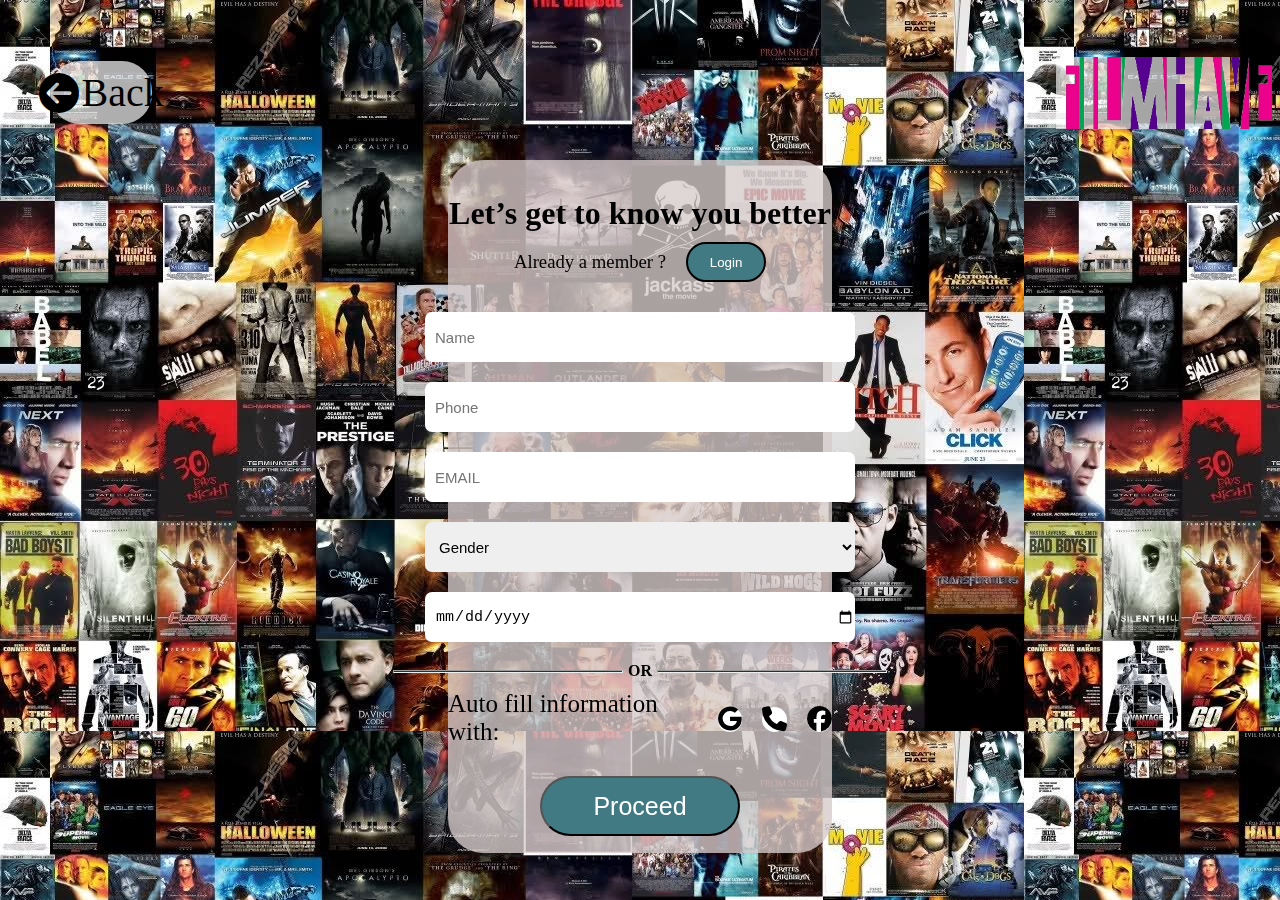
<file: prompt001/index.html>
<!-- Prompt #001: Create a sign up page, modal, form, or app screen related to signing up for something.
 It could be for a volunteer event, contest registration, a giveaway, or anything you can image. -->

<!DOCTYPE html>
<html lang="en">
  <head>
    <meta charset="UTF-8" />
    <meta name="viewport" content="width=device-width, initial-scale=1.0" />
    <title>Document</title>
    <link rel="stylesheet" href="style.css" />
    <link
      rel="stylesheet"
      href="https://cdnjs.cloudflare.com/ajax/libs/font-awesome/6.6.0/css/all.min.css"
    />
  </head>
  <body>
    <div class="registration">
      <nav class="navupper">
        <nav class="navleft">
          <i class="fa-solid fa-circle-arrow-left"></i>
          <h1>Back</h1>
        </nav>
        <nav class="navright">
          <img src="name.png" alt="" />
        </nav>
      </nav>
      <div class="down">
        <div class="box">
          <h1>Let’s get to know you better</h1>
           <div class="member">
            <h3>Already a member ?   </h3>
            <button>Login</button>
           </div>
           <div class="form">
            <input type="text" placeholder="Name">
            <input type="number" placeholder="Phone">
            <input type="email" placeholder="EMAIL">
            <select>
                <option value="" selected>Gender</option> 
                <option value="">Male</option>
                <option value="">Transgender</option>
                <option value="">Female</option>
            </select>
            <input type="date" placeholder="dd-mm-yyyy"  >
           </div>
           <div class="line">
            <hr>
            <h4>OR</h4>
            <hr>
           </div>
           <div class="logo">
            <h3>Auto fill information with: </h3>
            <i class="fa-brands fa-google"></i>
            <i class="fa-solid fa-phone"></i>
            <i class="fa-brands fa-facebook"></i>
           </div>
           
           <button>Proceed</button>
        </div>
       </div>
      </div>
    </div>
  </body>
</html>
</file>
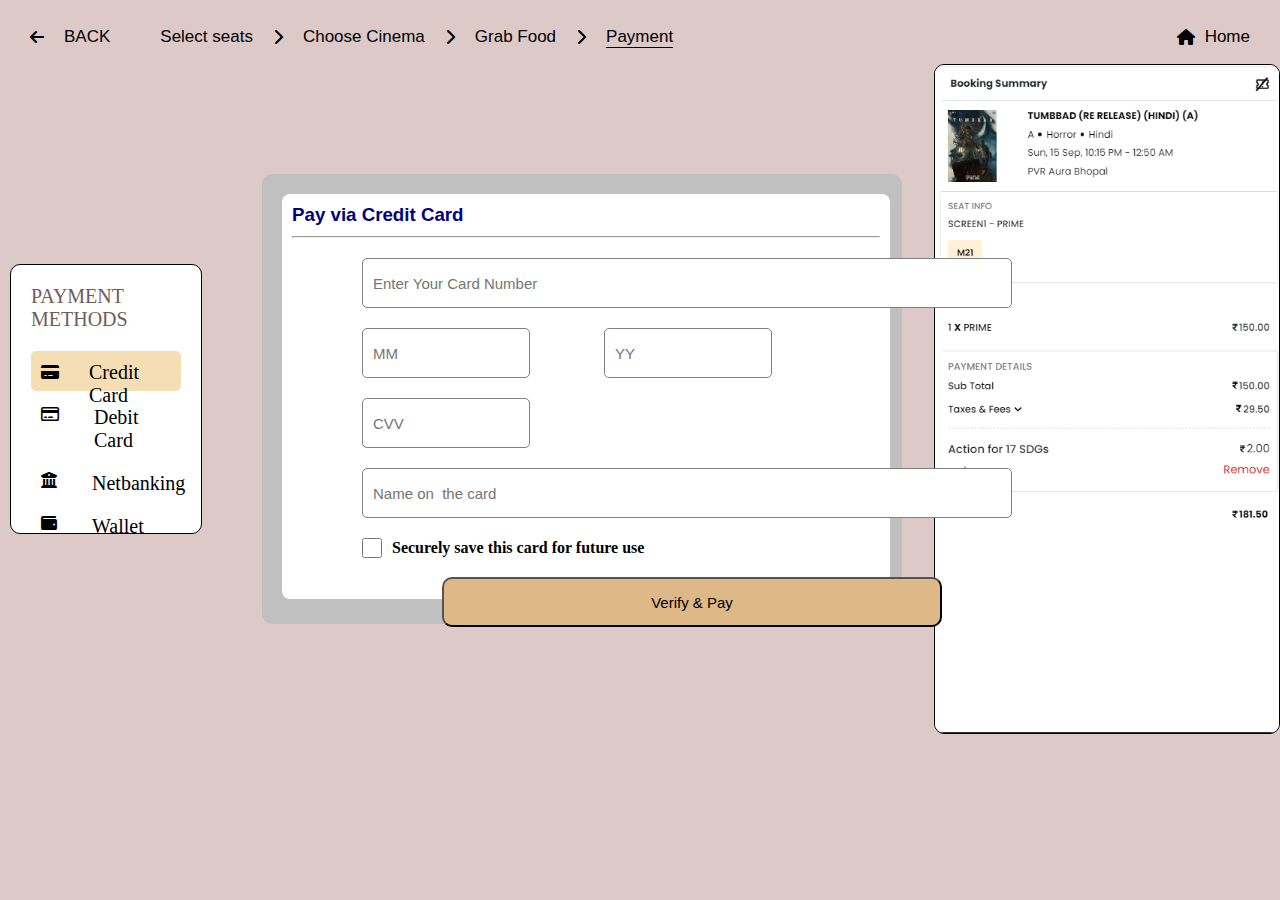
<file: prompt002/index.html>
<!-- //#002 Prompt: Credit Card Checkout
//Design a credit card checkout form or page. Don't forget the important elements such as the numbers, dates, security numbers, etc. -->

<!DOCTYPE html>
<html lang="en">
  <head>
    <meta charset="UTF-8" />
    <meta name="viewport" content="width=device-width, initial-scale=1.0" />
    <title>Document</title>
    <link rel="stylesheet" href="style.css" />
    <link
      rel="stylesheet"
      href="https://cdnjs.cloudflare.com/ajax/libs/font-awesome/6.6.0/css/all.min.css"
    />
  </head>
  <body>
    <main>
      <nav class="upper">
        <nav class="leftnav">
          <nav class="back">
            <i class="fa-solid fa-arrow-left"></i>
            <h5>BACK</h5>
          </nav>

          <ul>
            <li><a href="">Select seats</a></li>
            <i class="fa-solid fa-chevron-right"></i>
            <li><a href="">Choose Cinema</a></li>
            <i class="fa-solid fa-chevron-right"></i>
            <li><a href="">Grab Food</a></li>
            <i class="fa-solid fa-chevron-right"></i>
            <li class="Payment"><a href="">Payment</a></li>
          </ul>
        </nav>
        <nav class="rightnav">
          <i class="fa-solid fa-house"></i>
          <a href="">Home</a>
        </nav>
      </nav>

      <div class="bottom">
        <div class="left">
          <h1>PAYMENT METHODS</h1>
          <div class="card">
            <div class="cc">
              <i class="fa-solid fa-credit-card"></i>
              <h6>Credit Card</h6>
            </div>
            <div class="dc">
              <i class="fa-regular fa-credit-card"></i>
              <h6>Debit Card</h6>
            </div>
            <div class="nb">
              <i class="fa-solid fa-building-columns"></i>
              <h6>Netbanking</h6>
            </div>
            <div class="w">
              <i class="fa-solid fa-wallet"></i>
              <h6>Wallet</h6>
            </div>
          </div>
        </div>
        <div class="center">
          <div class="top">
            <div class="cardno">
              <nav>
                <h3>Pay via Credit Card</h3>
              </nav>
              <hr />
              <form action="">
                <input type="number" placeholder="Enter Your Card Number" />
                <div class="myc">
                  <form action="">
                    <input type="num" placeholder="MM" />
                    <input type="num" placeholder="YY" />
                    <input type="num" placeholder="CVV" />
                  </form>
                </div>
                <input type="text" placeholder="Name on  the card" />
                <div class="check">
                  <input type="checkbox" /><h4>Securely save this card for future use</h4>
                </div>
              </form>
              <button>Verify & Pay</button>
            </div>
          </div>
        </div>
        <div class="right">
            <img src="Screenshot 2024-09-15 213347.png" alt="">
        </div>
      </div>
    </main>
  </body>
</html>
</file>
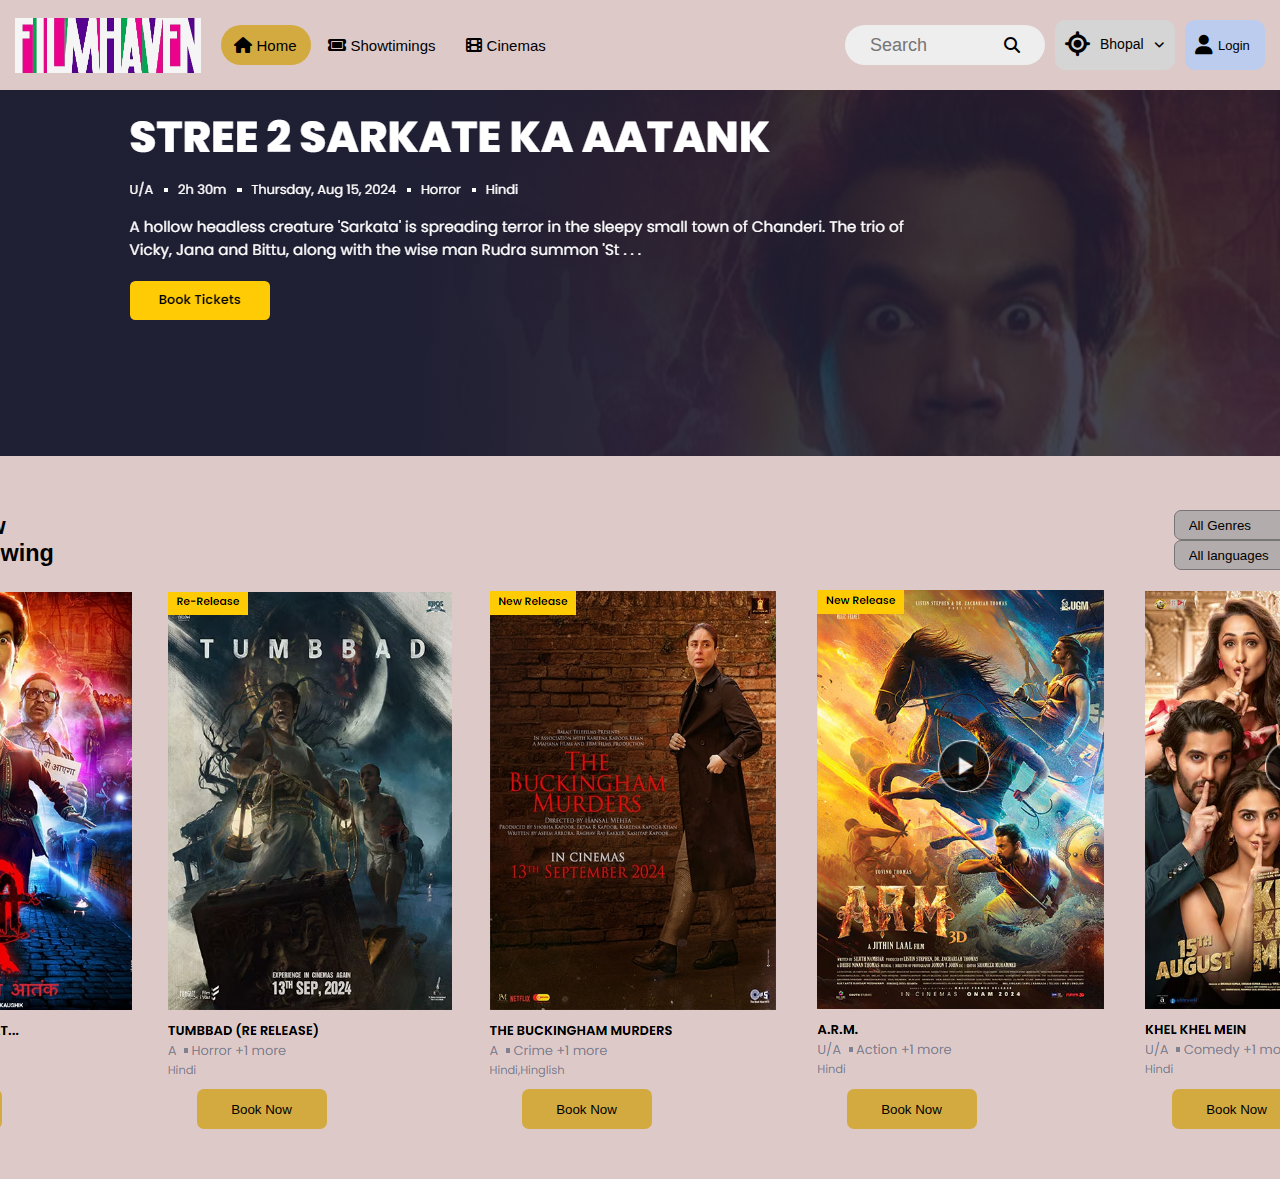
<file: Prompt003/index.html>
<!DOCTYPE html>
<html lang="en">
  <head>
    <meta charset="UTF-8" />
    <meta name="viewport" content="width=device-width, initial-scale=1.0" />
    <title>Flimhaven</title>
    <link rel="stylesheet" href="style.css" />
    <link
      rel="stylesheet"
      href="https://cdnjs.cloudflare.com/ajax/libs/font-awesome/6.6.0/css/all.min.css"
    />
  </head>

  <body>
    <div class="page1">
      <nav class="navtop">
        <nav class="navleft">
          <img src="name.png" alt="" />
          <div class="home">
            <i class="fa-solid fa-house"></i>
            <h3>Home</h3>
          </div>
          <div class="show">
            <i class="fa-solid fa-ticket"></i>
            <h3>Showtimings</h3>
          </div>
          <div class="cinemas">
            <i class="fa-solid fa-film"></i>
            <h3>Cinemas</h3>
          </div>
        </nav>
        <nav class="navright">
          <div class="search">
            <input type="text" placeholder="Search" />
            <i class="fa-solid fa-magnifying-glass"></i>
          </div>
          <div class="locationtop">
            <i class="fa-solid fa-location-crosshairs"></i>
            <h4>Bhopal</h4>
            <i class="fa-solid fa-angle-down"></i>
          </div>
          <div class="logintop">
            <i class="fa-solid fa-user"></i>
            <h4>Login</h4>
          </div>
        </nav>
      </nav>
      <div class="slider">
        <div class="slider-inside">
          <img src="Screenshot 2024-09-16 233222.png" alt="" />
        </div>
        <div class="slider-inside">
          <img src="Screenshot 2024-09-16 233236.png" alt="" />
        </div>
      </div>
      <div class="now">
        <div class="latest">
          <div class="left">
            <h3>Now Showing</h3>
          </div>
          <div class="right">
            <select>
              <option selected>All Genres</option>
              <option>Drama</option>
              <option>Crime</option>
              <option>Horror</option>
              <option>Action</option>
              <option>Comedy</option>
            </select>

            <select>
              <option value="" selected>All languages</option>
              <option value="">Hindi</option>
              <option value="">English</option>
            </select>
          </div>
        </div>
        <div class="movie">
          <div class="img">
            <img src="Screenshot 2024-09-17 204529.png" alt="" />
            <img src="Screenshot 2024-09-17 204544.png" alt="" />
            <img src="Screenshot 2024-09-17 204625.png" alt="" />
            <img src="Screenshot 2024-09-17 204633.png" alt="" />
            <img src="Screenshot 2024-09-17 204643.png" alt="" />
          </div>
          <div class="button">
            <button>Book Now</button>
            <button>Book Now</button>
            <button>Book Now</button>
            <button>Book Now</button>
            <button>Book Now</button>
          </div>
        </div>
      </div>
    </div>
  </body>
</html>
</file>
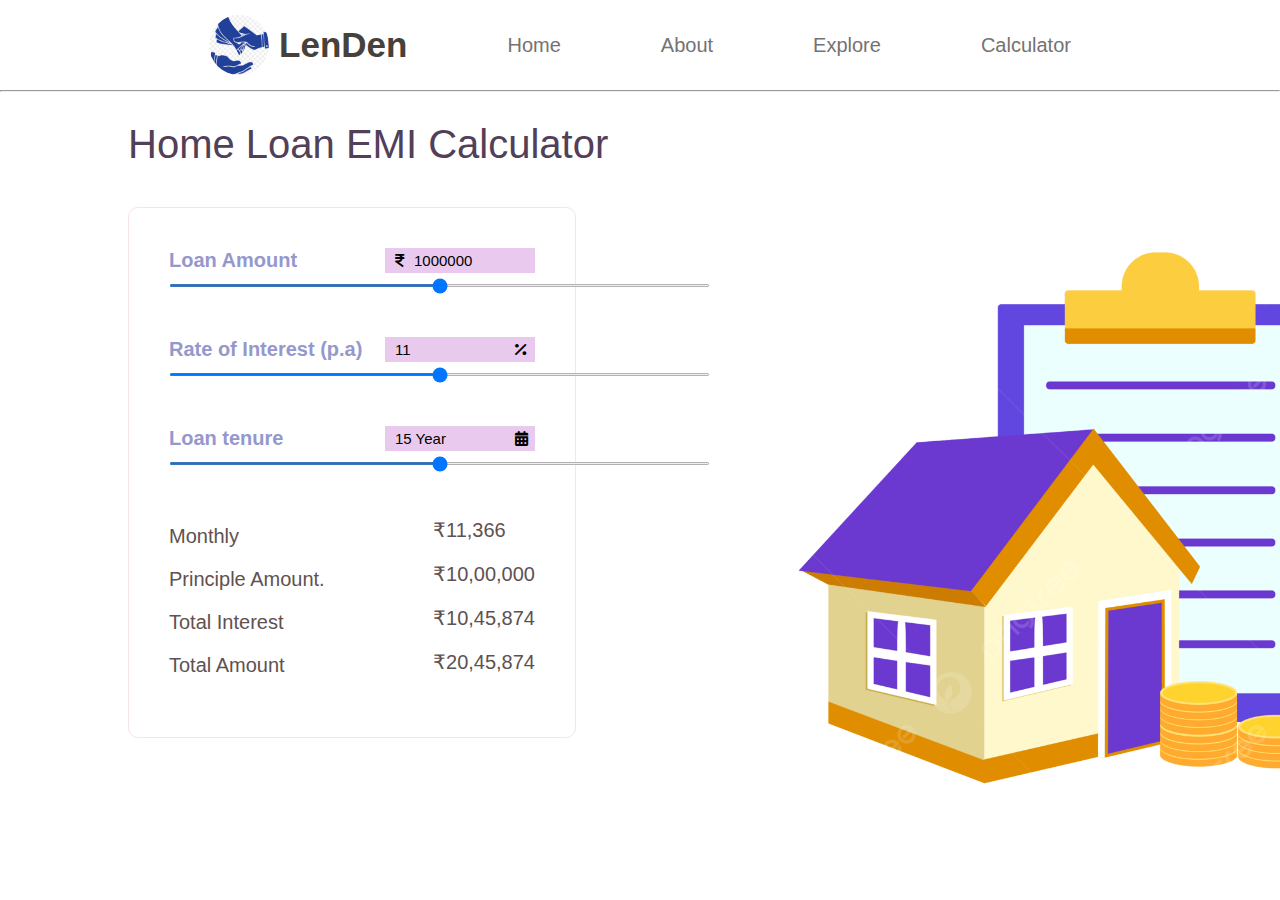
<file: prompt004/index.html>
<!-- #004Prompt: Calculation 

Design a calculation element or interface. Is it a standard calculator, a scientific one, or specialty calculator for 
something such as a home mortgage or auto loan? Is it to forecast a calculation such as for a credit score? Is it for a phone, a tablet, a web app? -->

<!DOCTYPE html>
<html lang="en">
  <head>
    <meta charset="UTF-8" />
    <meta name="viewport" content="width=device-width, initial-scale=1.0" />
    <title>Document</title>
    <link rel="stylesheet" href="style.css" />
    <link
      rel="stylesheet"
      href="https://cdnjs.cloudflare.com/ajax/libs/font-awesome/6.6.0/css/all.min.css"
    />
  </head>
  <body>
    <div class="page1">
      <nav>
        <div class="logo">
          <img src="logo.png" alt="" />
          <h3>LenDen</h3>
        </div>
        <h4>Home</h4>
        <h4>About</h4>
        <h4>Explore</h4>
        <h4>Calculator</h4>
      </nav>
      <hr />
      <div class="content">
        <h1>Home Loan EMI Calculator</h1>
        <div class="main">
          <div class="range">
            <div class="amt">
              <div class="paisa">
                <h1>Loan Amount</h1>
                <div class="money">
                  <i class="fa-solid fa-indian-rupee-sign"></i>
                  <input type="number" placeholder="1000000" />
                </div>
              </div>
              <div class="aage">
                <input type="range" />
              </div>
            </div>
            <div class="rate">
              <div class="paisa">
                <h1>Rate of Interest (p.a)</h1>
                <div class="money">
                  <input type="number" placeholder="11 " />
                  <i class="fa-solid fa-percent"></i>
                </div>
              </div>
             <div class="aage">
                <input type="range" />
              </div>
            </div>
            <div class="loan">
                <div class="paisa">
                    <h1>Loan tenure</h1>
                    <div class="money">
                      <input type="num" placeholder="15 Year" />
                      <i class="fa-solid fa-calendar-days"></i>
                    </div>
                  </div>
                 <div class="aage">
                    <input type="range" />
                  </div>
            </div>
            <div class="all">
                <div class="things">
                    <h3>Monthly</h3>
                    <h3>Principle Amount.</h3>
                    <h3>Total Interest</h3>
                    <h3>Total Amount</h3>
                </div>
                <div class="number">
                    <h3>₹11,366</h3>
                    <h3>₹10,00,000</h3>
                    <h3>₹10,45,874</h3>
                    <h3>₹20,45,874</h3>
                </div>
            </div>
          </div>
          <div class="img">
            <img src="img.png" alt="" />
          </div>
        </div>
      </div>
    </div>
  </body>
</html>
</file>
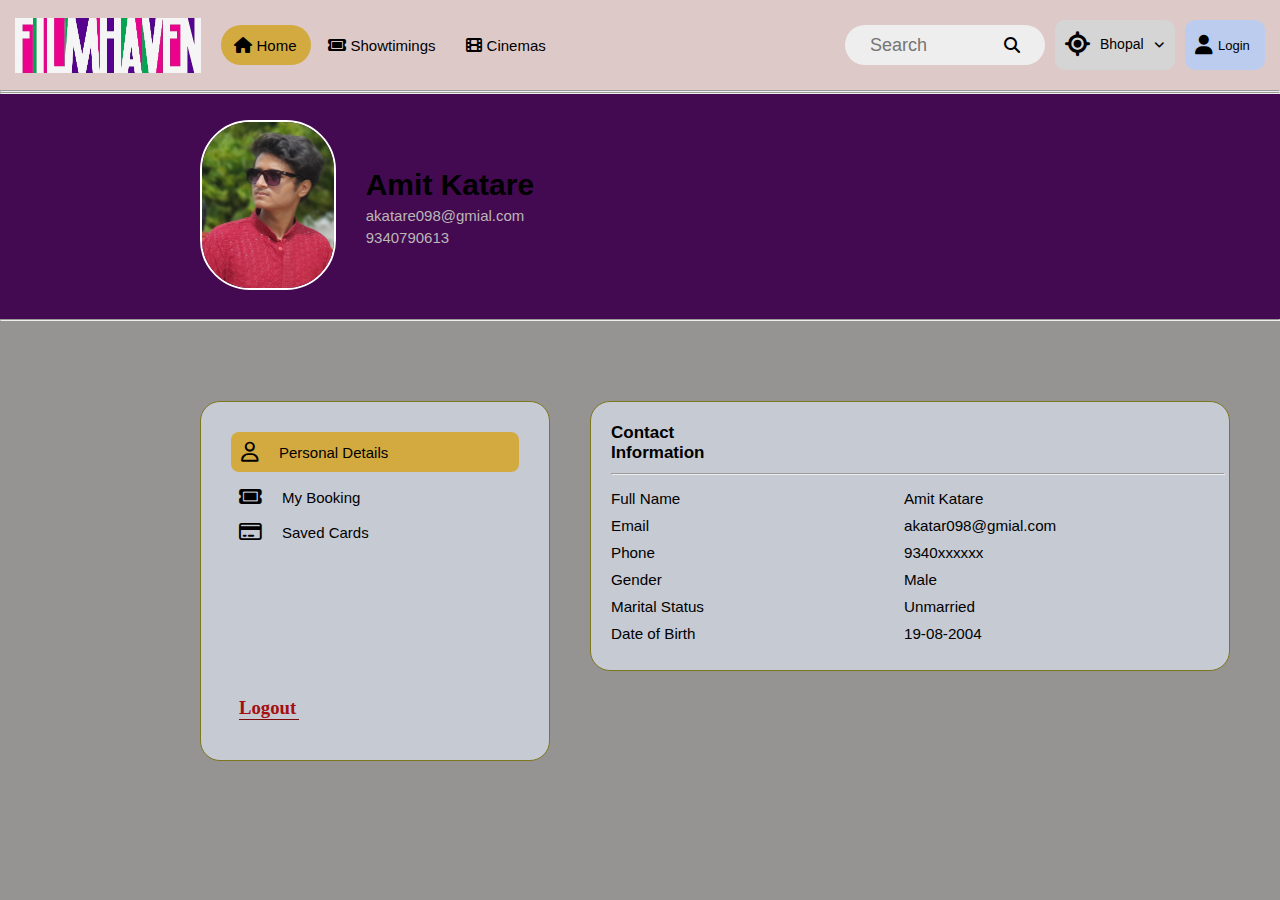
<file: prompt005/index.html>
<!-- 05Prompt: User Profile

Design a user profile and be mindful of the most 
important data, names, imagery, placement, etc. Is it for a serious profile? A social profile? (It's up to you!) -->

<!DOCTYPE html>
<html lang="en">
  <head>
    <meta charset="UTF-8" />
    <meta name="viewport" content="width=device-width, initial-scale=1.0" />
    <title>Document</title>
    <link rel="stylesheet" href="style.css" />
    <link
      rel="stylesheet"
      href="https://cdnjs.cloudflare.com/ajax/libs/font-awesome/6.6.0/css/all.min.css"
    />
  </head>
  <body>
    <div class="accountpage">
      <nav class="navtop">
        <nav class="navleft">
          <img src="name.png" alt="" />
          <div class="home">
            <i class="fa-solid fa-house"></i>
            <h3>Home</h3>
          </div>
          <div class="show">
            <i class="fa-solid fa-ticket"></i>
            <h3>Showtimings</h3>
          </div>
          <div class="cinemas">
            <i class="fa-solid fa-film"></i>
            <h3>Cinemas</h3>
          </div>
        </nav>
        <nav class="navright">
          <div class="search">
            <input type="text" placeholder="Search" />
            <i class="fa-solid fa-magnifying-glass"></i>
          </div>
          <div class="locationtop">
            <i class="fa-solid fa-location-crosshairs"></i>
            <h4>Bhopal</h4>
            <i class="fa-solid fa-angle-down"></i>
          </div>
          <div class="logintop">
            <i class="fa-solid fa-user"></i>
            <h4>Login</h4>
          </div>
        </nav>
      </nav>
      <hr />
      <hr />
      <div class="profil">
        <div class="left">
          <img src="amit.jpg" alt="" />
        </div>
        <div class="right">
          <h1>Amit Katare</h1>
          <h4>akatare098@gmial.com</h4>
          <h4>9340790613</h4>
        </div>
      </div>
      <hr />
      <div class="details">
        <div class="all">
          <div class="personal">
            <i class="fa-regular fa-user"></i>
            <h1>Personal Details</h1>
          </div>
          <div class="booking">
            <i class="fa-solid fa-ticket"></i>
            <h1>My Booking</h1>
          </div>
          <div class="card">
            <i class="fa-regular fa-credit-card"></i>
            <h1>Saved Cards</h1>
          </div>
          <h3>Logout</h3>
        </div>
        <div class="information">
          <div class="heading">
            <h1>Contact Information</h1>
            <h2>Edit Details</h2>
          </div>
          <hr />
          <div class="name">
            <div class="ask">
              <h3>Full Name</h3>
              <h3>Email</h3>
              <h3>Phone</h3>
              <h3>Gender</h3>
              <h3>Marital Status</h3>
              <h3>Date of Birth</h3>
            </div>
            <div class="given">
              <h3>Amit Katare</h3>
              <h3>akatar098@gmial.com</h3>
              <h3>9340xxxxxx</h3>
              <h3>Male</h3>
              <h3>Unmarried</h3>
              <h3>19-08-2004</h3>
            </div>
          </div>
        </div>
      </div>
    </div>
  </body>
</html>
</file>
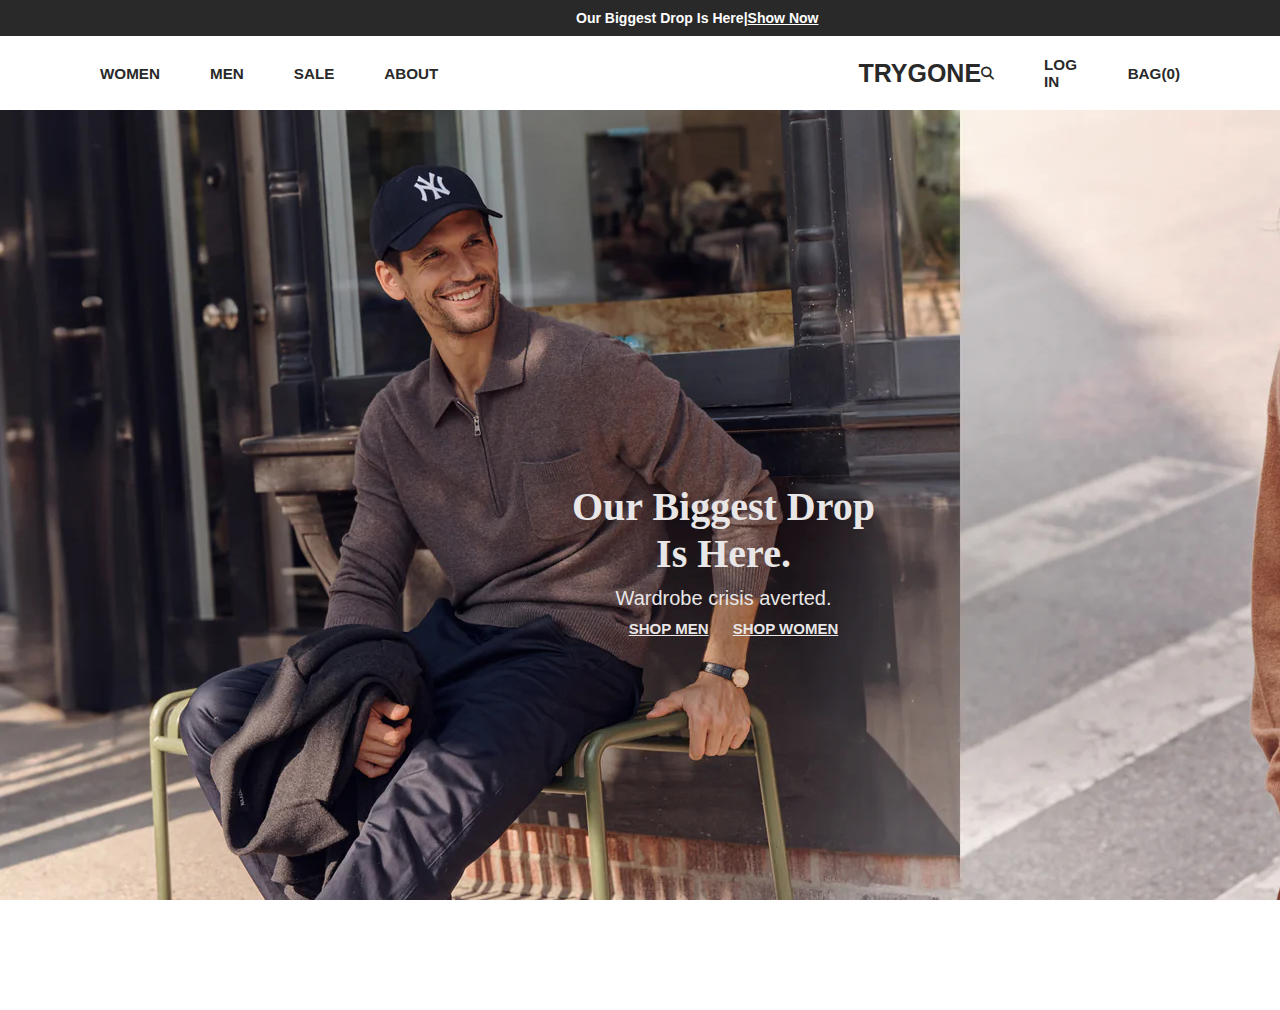
<file: prompt007/index.html>
<!-- #07Prompt: Design a page explaining the branding strategy for a new clothing line. -->

<!DOCTYPE html>
<html lang="en">
<head>
    <meta charset="UTF-8">
    <meta name="viewport" content="width=device-width, initial-scale=1.0">
    <title>Trygone clothing</title>
    <link rel="stylesheet" href="style.css">
    <link rel="stylesheet"href="https://cdnjs.cloudflare.com/ajax/libs/font-awesome/6.6.0/css/all.min.css"/>
</head>
<body>
    <div class="page">
        <nav class="nav1">
            <h3>Our Biggest Drop Is Here|<u>Show Now</u></h3>
        </nav>
        <nav class="nav2">
            <div class="left">
                <h3>WOMEN</h3>
                <h3>MEN</h3>
                <h3>SALE</h3>
                <h3>ABOUT</h3>
                <h2>TRYGONE</h2>
            </div>
            <div class="right">
                <i class="fa-solid fa-magnifying-glass"></i>
                <h3>LOG IN</h3>
                <h3>BAG(0)</h3>
            </div>
        </nav>
        <div class="content">
            <h1>Our Biggest Drop</h1>
            <h1>Is Here.</h1>
            <h3>Wardrobe crisis averted.</h3>
            <h4><u>SHOP MEN</u>  <u>SHOP WOMEN</u></h4>
        </div>
    </div>
</body>
</html>
</file>
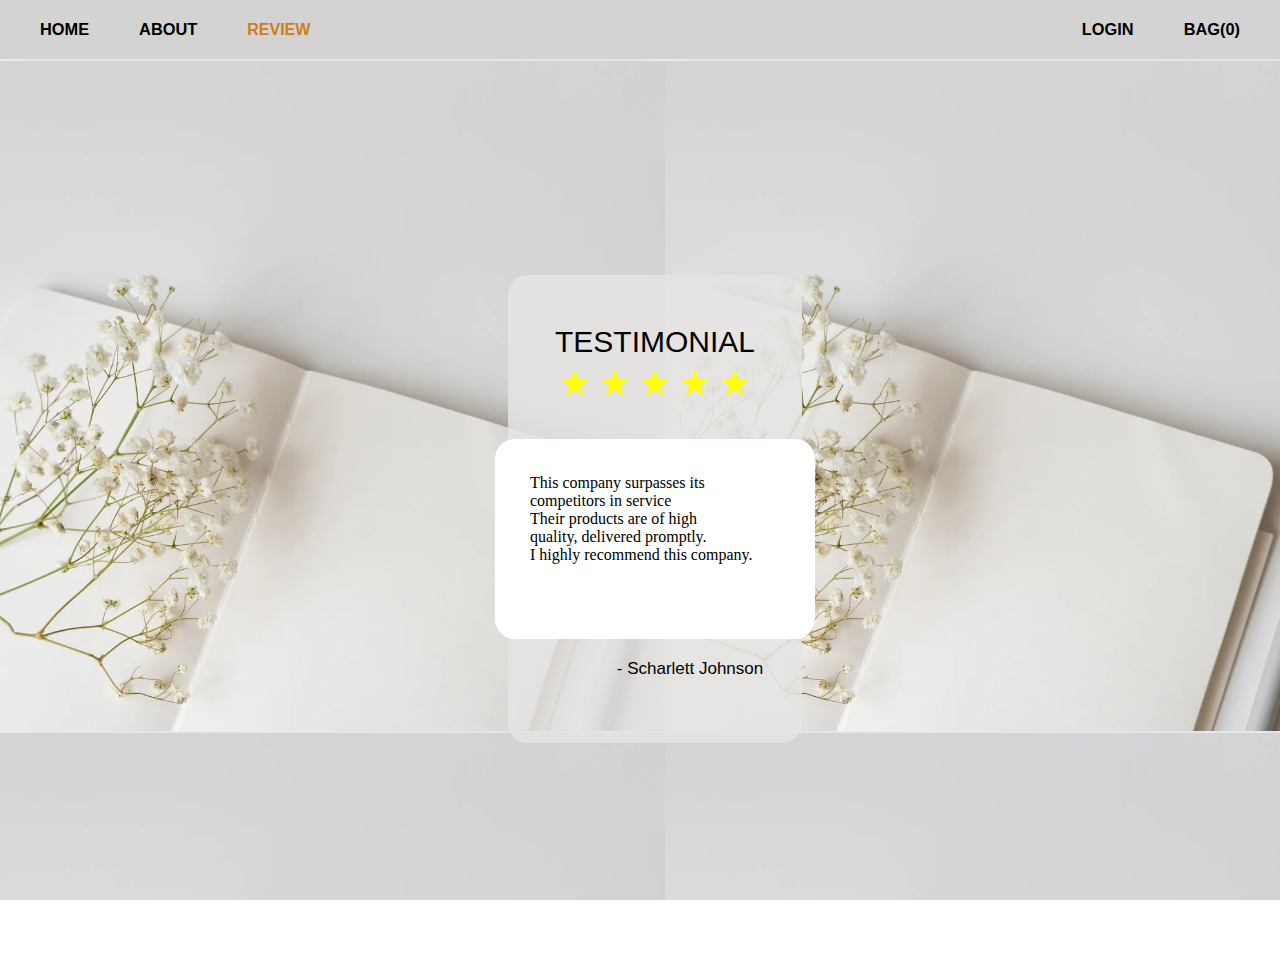
<file: prompt008/index.html>
<!-- #Prompt08: Build a testimonial section for a landing page with HTML and CSS -->

<!DOCTYPE html>
<html lang="en">
<head>
    <meta charset="UTF-8">
    <meta name="viewport" content="width=device-width, initial-scale=1.0">
    <title>TESTIMONIAL</title>
    <link rel="stylesheet" href="style.css">
</head>
<body>
    <div class="page1">
        <nav>
            <div class="left">
                <h3>HOME</h3>
                <h3>ABOUT</h3>
                <h4>REVIEW</h4>
            </div>
            <div class="right">
                <h3>LOGIN</h3>
                <h3>BAG(0)</h3>
            </div>
        </nav>
        <div class="content">
            <div class="box">
                <h2>TESTIMONIAL</h2>
                <div class="star">
                    <div class="star1"></div>
                    <div class="star1"></div>
                    <div class="star1"></div>
                    <div class="star1"></div>
                    <div class="star1"></div>
                </div>
                <div class="box2">
                   <h4>This company surpasses its competitors in service <br> Their products are of high <br>quality, delivered promptly. <br>I highly recommend this company.</h4> 
                </div>
                <h3>- Scharlett Johnson</h3>
            </div>
        </div>
    </div>
</body>
</html>
</file>
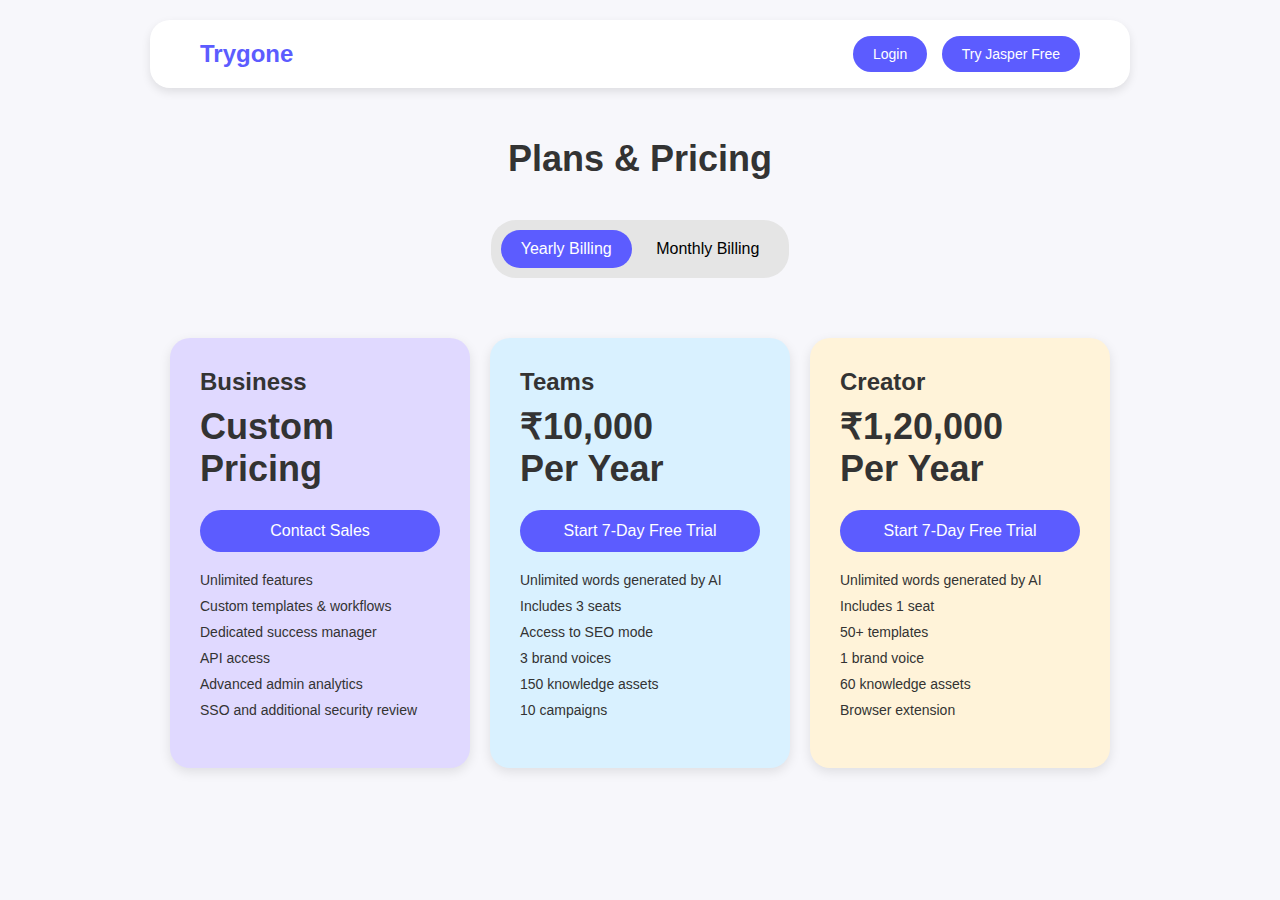
<file: prompt010/index.html>
<!-- #Prompt10: Build a responsive pricing table for a SaaS product website. -->

  
<!DOCTYPE html>
<html lang="en">
  <head>
    <meta charset="UTF-8" />
    <meta name="viewport" content="width=device-width, initial-scale=1.0" />
    <title>Plans & Pricing</title>
    <link rel="stylesheet" href="style.css">
  </head>
  <body>
    <header>
      <div class="logo">Trygone</div>
      <div class="buttons">
        <a href="#">Login</a>
        <a href="#">Try Jasper Free</a>
      </div>
    </header>

    <div class="container">
      <h1>Plans & Pricing</h1>

      <div class="pricing-toggle">
        <button class="active">Yearly Billing</button>
        <button>Monthly Billing</button>
      </div>

      <div class="pricing-plans">
        <div class="plan business">
          <h2>Business</h2>
          <div class="price">Custom Pricing</div>
          <button>Contact Sales</button>
          <ul>
            <li>Unlimited features</li>
            <li>Custom templates & workflows</li>
            <li>Dedicated success manager</li>
            <li>API access</li>
            <li>Advanced admin analytics</li>
            <li>SSO and additional security review</li>
          </ul>
        </div>

        <div class="plan teams">
          <h2>Teams</h2>
          <div class="price">₹10,000 <br>Per Year</div>
          <button>Start 7-Day Free Trial</button>
          <ul>
            <li>Unlimited words generated by AI</li>
            <li>Includes 3 seats</li>
            <li>Access to SEO mode</li>
            <li>3 brand voices</li>
            <li>150 knowledge assets</li>
            <li>10 campaigns</li>
          </ul>
        </div>

        <div class="plan creator">
          <h2>Creator</h2>
          <div class="price">₹1,20,000 <br>Per Year</div>
          <button>Start 7-Day Free Trial</button>
          <ul>
            <li>Unlimited words generated by AI</li>
            <li>Includes 1 seat</li>
            <li>50+ templates</li>
            <li>1 brand voice</li>
            <li>60 knowledge assets</li>
            <li>Browser extension</li>
          </ul>
        </div>
      </div>
    </div>
  </body>
</html>
</file>
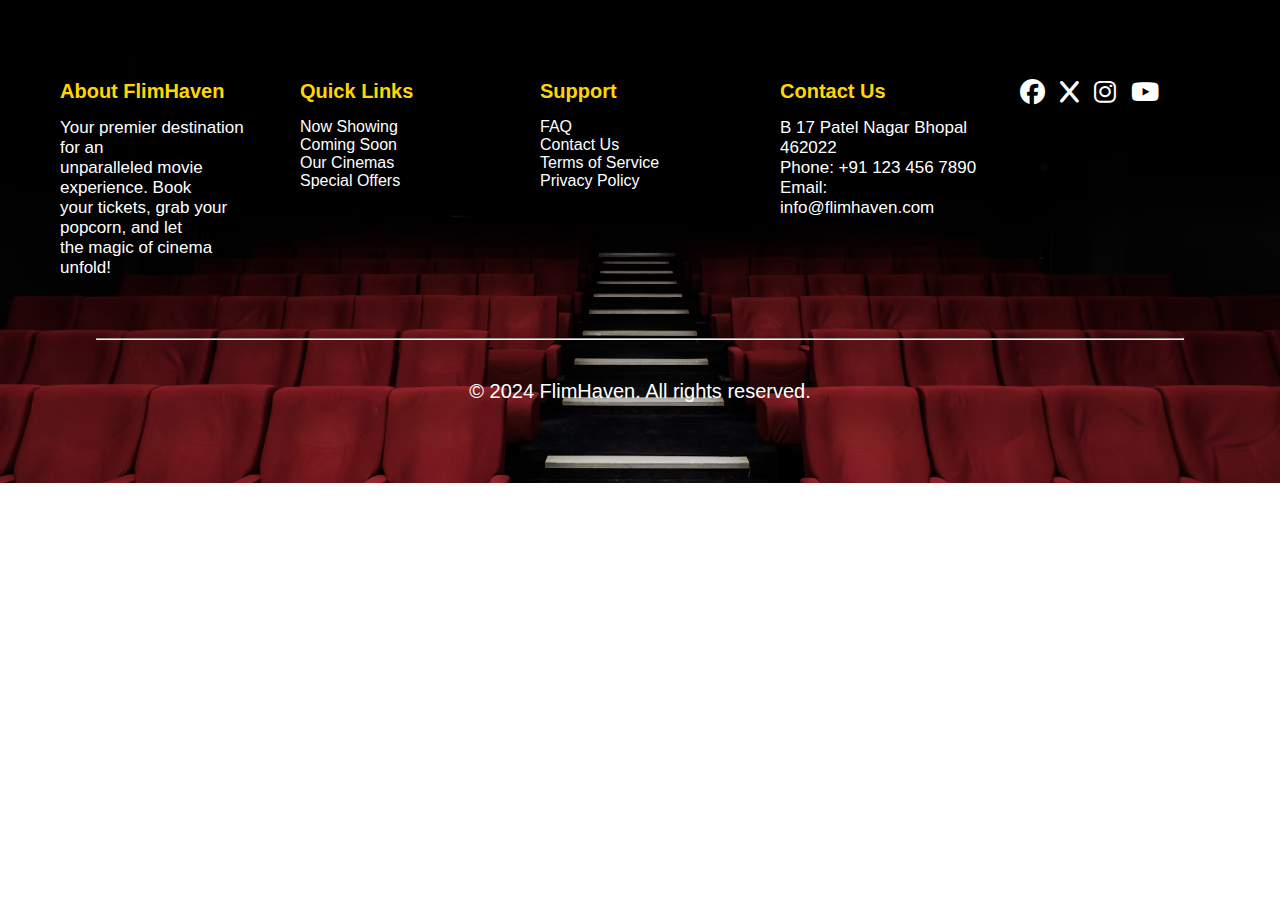
<file: prompt011/index.html>
<!DOCTYPE html>
<html lang="en">
  <head>
    <meta charset="UTF-8" />
    <meta name="viewport" content="width=device-width, initial-scale=1.0" />
    <title>Document</title>
    <link rel="stylesheet" href="style.css" />
    <link
      rel="stylesheet"
      href="https://cdnjs.cloudflare.com/ajax/libs/font-awesome/6.6.0/css/all.min.css"
    />
  </head>
  <body>
    <div class="page7">
      <div class="content">
        <div class="about">
          <h1>About FlimHaven</h1>
          <p>
            Your premier destination for an <br />
            unparalleled movie experience. Book <br />
            your tickets, grab your popcorn, and let <br />the magic of cinema
            unfold!
          </p>
        </div>
        <div class="quick">
          <h1>Quick Links</h1>
          <a href="#">Now Showing</a> <br />
          <a href="#">Coming Soon</a> <br />
          <a href="#">Our Cinemas</a> <br />
          <a href="#">Special Offers</a> <br />
        </div>
        <div class="support">
          <h1>Support</h1>
          <a href="#">FAQ</a> <br />
          <a href="#">Contact Us</a> <br />
          <a href="#">Terms of Service</a> <br />
          <a href="#">Privacy Policy </a> <br />
        </div>
        <div class="contact">
          <h1>Contact Us</h1>
          <p>B 17 Patel Nagar Bhopal 462022</p>
          <p>Phone: +91 123 456 7890</p>
          <p>Email: info@flimhaven.com</p>
        </div>
        <div class="social">
          <i class="fa-brands fa-facebook"></i>
          <i class="fa-solid fa-x"></i>
          <i class="fa-brands fa-instagram"></i>
          <i class="fa-brands fa-youtube"></i>
        </div>
      </div>
      <hr style="width: 85vw;">
      <p>&copy; 2024 FlimHaven. All rights reserved.</p>
    </div>
  </body>
</html>
</file>
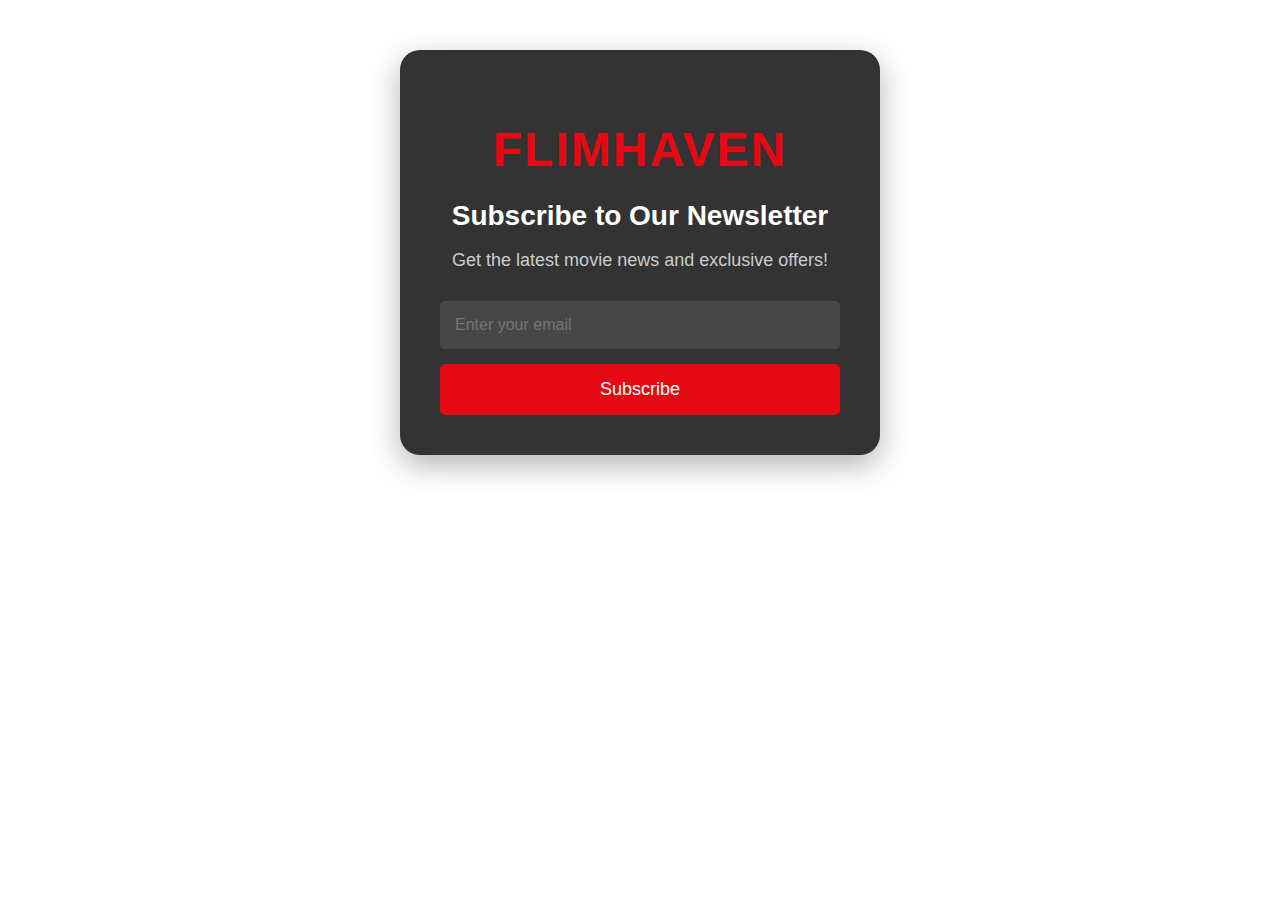
<file: prompt012/index.html>
<!-- #prompt12:Create a newsletter signup form with responsive layout and animation -->

<!DOCTYPE html>
<html lang="en">
<head>
    <meta charset="UTF-8">
    <meta name="viewport" content="width=device-width, initial-scale=1.0">
    <title>Flimheaven Newsletter Signup</title>
    <link rel="stylesheet" href="style.css">
</head>
<body>
    <div class="container">
        <div class="newsletter-form">
            <h1 class="logo">Flimhaven</h1>
            <h2 class="title">Subscribe to Our Newsletter</h2>
            <p class="description">Get the latest movie news and exclusive offers!</p>
            <form id="signup-form">
                <input type="email" placeholder="Enter your email" required>
                <button type="submit">Subscribe</button>
            </form>
            <div class="success-message">Thank you for subscribing!</div>
        </div>
    </div>
</body>
</html>
</file>
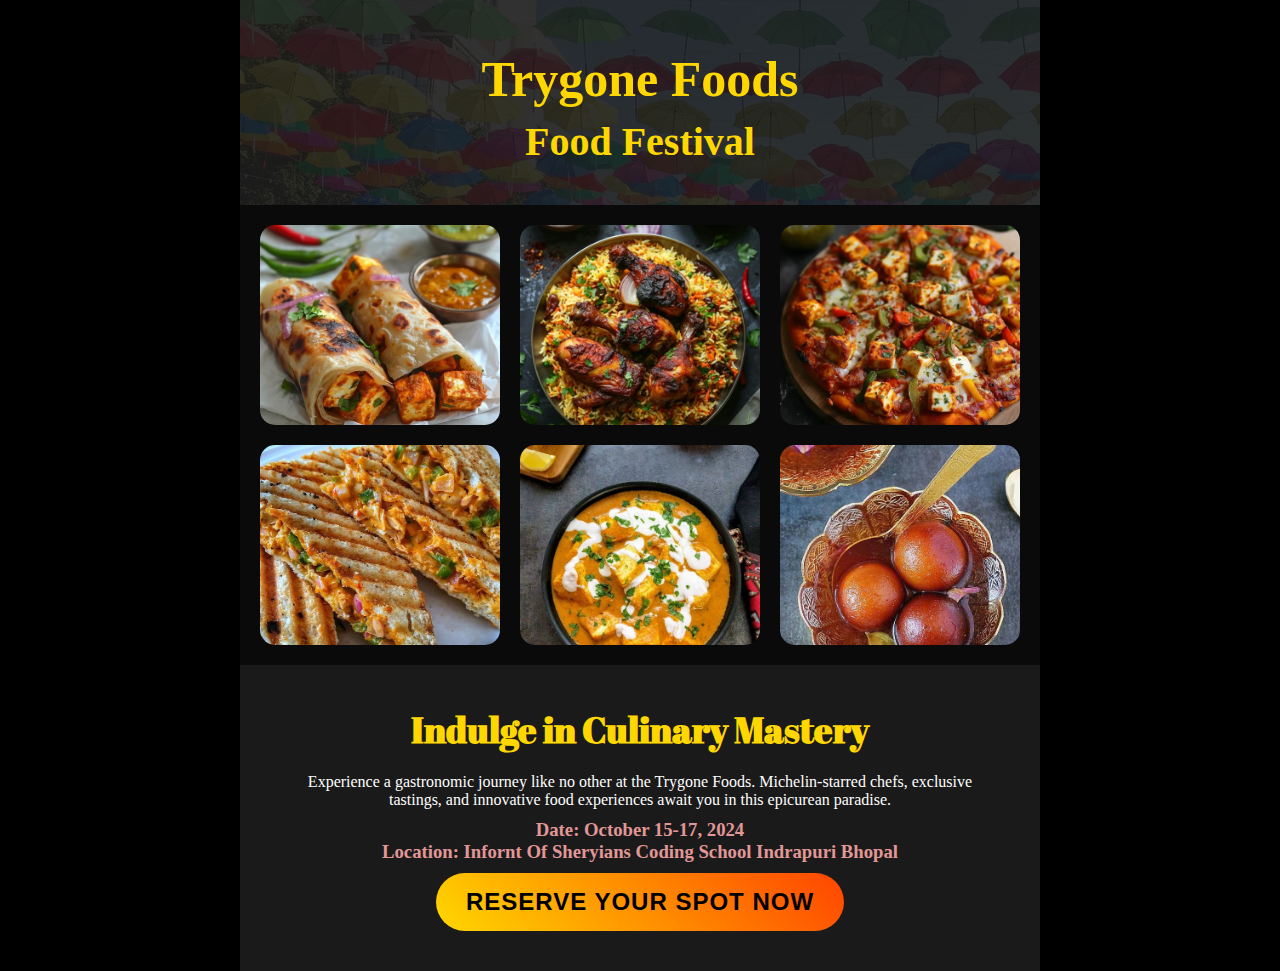
<file: prompt014/index.html>
<!-- #Prompt14: Design a flyer for a food festival, emphasizing large images and typography. -->

<!DOCTYPE html>
<html lang="en">
  <head>
    <meta charset="UTF-8" />
    <meta name="viewport" content="width=device-width, initial-scale=1.0" />
    <title>Trygone Food Flyer</title>
    <link rel="stylesheet" href="style.css" />
  </head>
  <body>
    <div class="flyer">
      <div class="header">
        <h1>Trygone Foods</h1>
        <h2>Food Festival</h2>
      </div>
      <div class="image">
        <div class="foodimage" style="background-image: url(food1.jpg)">
          <div class="foodcaption">Paneer Kathi Rolls</div>
        </div>
        <div class="foodimage" style="background-image: url(food2.jpg)">
          <div class="foodcaption">Chicken Biryani</div>
        </div>
        <div class="foodimage" style="background-image: url(food3.jpg)">
          <div class="foodcaption">Paneer Pizza</div>
        </div>
        <div class="foodimage" style="background-image: url(food4.jpg)">
          <div class="foodcaption">Grilled chicken tikka sandwich</div>
        </div>
        <div class="foodimage" style="background-image: url(food5.jpg)">
          <div class="foodcaption">Butter Panner</div>
        </div>
        <div class="foodimage" style="background-image: url(food6.jpg)">
          <div class="foodcaption">Gulab Jamun</div>
        </div>
      </div>
      <div class="detail">
        <h2>Indulge in Culinary Mastery</h2>
        <p>
          Experience a gastronomic journey like no other at the Trygone Foods.
          Michelin-starred chefs, exclusive tastings, and innovative food
          experiences await you in this epicurean paradise.
        </p>
        <h3>
          Date: October 15-17, 2024<br />Location: Infornt Of Sheryians Coding
          School Indrapuri Bhopal
        </h3>
        <button class="cta">Reserve Your Spot Now</button>
      </div>
    </div>
  </body>
</html>
</file>
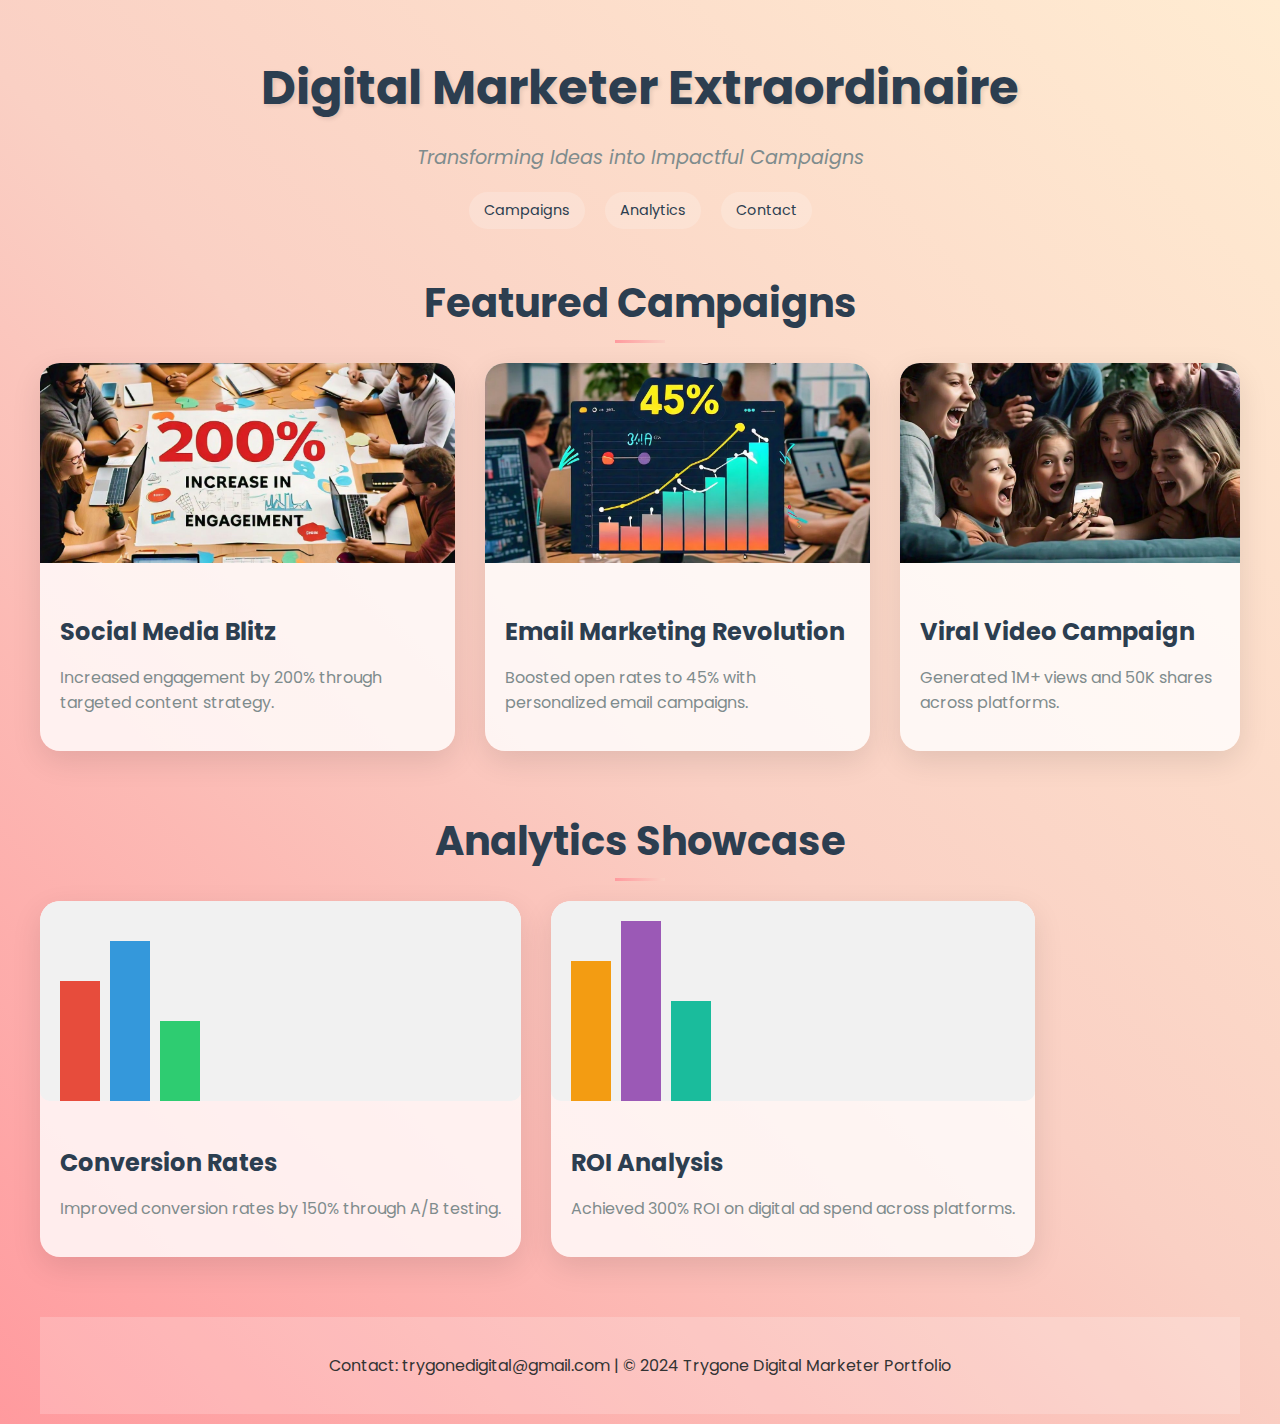
<file: prompt016/index.html>
<!DOCTYPE html>
<html lang="en">
<head>
    <meta charset="UTF-8">
    <meta name="viewport" content="width=device-width, initial-scale=1.0">
    <title>Digital Marketer Portfolio</title>
    <link rel="stylesheet" href="style.css">
</head>
<body>
    <div class="container">
        <header>
            <h1>Digital Marketer Extraordinaire</h1>
            <p class="tagline">Transforming Ideas into Impactful Campaigns</p>
            <nav class="nav-menu">
                <a href="#campaigns" class="nav-item">Campaigns</a>
                <a href="#analytics" class="nav-item">Analytics</a>
                <a href="#contact" class="nav-item">Contact</a>
            </nav>
        </header>
        
        <main>
            <section id="campaigns">
                <h2 class="section-title">Featured Campaigns</h2>
                <div class="campaign-grid">
                    <div class="campaign-card">
                        <img src="Social Media Blitz.jpg" alt="Campaign 1" class="campaign-image">
                        <div class="campaign-content">
                            <h3 class="campaign-title">Social Media Blitz</h3>
                            <p class="campaign-description">Increased engagement by 200% through targeted content strategy.</p>
                        </div>
                    </div>
                    <div class="campaign-card">
                        <img src="Email Marketing Revolution.jpg" alt="Campaign 2" class="campaign-image">
                        <div class="campaign-content">
                            <h3 class="campaign-title">Email Marketing Revolution</h3>
                            <p class="campaign-description">Boosted open rates to 45% with personalized email campaigns.</p>
                        </div>
                    </div>
                    <div class="campaign-card">
                        <img src="Viral Video Campaign.jpg" alt="Campaign 3" class="campaign-image">
                        <div class="campaign-content">
                            <h3 class="campaign-title">Viral Video Campaign</h3>
                            <p class="campaign-description">Generated 1M+ views and 50K shares across platforms.</p>
                        </div>
                    </div>
                </div>
            </section>
            
            <section id="analytics">
                <h2 class="section-title">Analytics Showcase</h2>
                <div class="analytics-grid">
                    <div class="analytics-card">
                        <div class="analytics-chart">
                            <div class="chart-bar" style="left: 20px; height: 60%; background-color: #e74c3c;"></div>
                            <div class="chart-bar" style="left: 70px; height: 80%; background-color: #3498db;"></div>
                            <div class="chart-bar" style="left: 120px; height: 40%; background-color: #2ecc71;"></div>
                        </div>
                        <div class="analytics-content">
                            <h3 class="analytics-title">Conversion Rates</h3>
                            <p class="analytics-description">Improved conversion rates by 150% through A/B testing.</p>
                        </div>
                    </div>
                    <div class="analytics-card">
                        <div class="analytics-chart">
                            <div class="chart-bar" style="left: 20px; height: 70%; background-color: #f39c12;"></div>
                            <div class="chart-bar" style="left: 70px; height: 90%; background-color: #9b59b6;"></div>
                            <div class="chart-bar" style="left: 120px; height: 50%; background-color: #1abc9c;"></div>
                        </div>
                        <div class="analytics-content">
                            <h3 class="analytics-title">ROI Analysis</h3>
                            <p class="analytics-description">Achieved 300% ROI on digital ad spend across platforms.</p>
                        </div>
                    </div>
                </div>
            </section>
        </main>
        
        <footer id="contact">
            <p>Contact: trygonedigital@gmail.com | © 2024 Trygone Digital Marketer Portfolio</p>
        </footer>
    </div>
</body>
</html>
</file>
<file: prompt001/style.css>
* {
  margin: 0;
  padding: 0;
  box-sizing: border-box;
}

html,
body {
  width: 100%;
  height: 100%;
  overflow: hidden;
}

.registration {
  width: 100%;
  height: 100%;
  background-image: url(f3a3c3df4003945208e0fbefd625e537.jpg);
}

.navupper {
  width: 100%;
  height: 15%;
  display: flex;
  align-items: center;
  justify-content: space-between;
}

.navleft {
  background-color: rgba(255, 255, 255, 0.682);
  opacity: 6px;
  width: 8vw;
  height: 7vh;
  display: flex;
  justify-content: center;
  border-radius: 30px;
  align-items: center;
  gap: 3px;
  margin-left: 50px;
  margin-top: 50px;
}

.navleft > i {
  display: initial;
  font-size: 40px;
  /* margin-bottom: 32px; */
}

.navleft > h1 {
  font-size: 40px;
  font-family: serif;
  font-weight: 100;
  /* margin-bottom: 32px; */
}
.navright {
  background-color: rgba(255, 255, 255, 0.647);
  height: 8vh;
  width: 13.56vw;
  margin-top: 50px;
  margin-right: 50px;
}

.navright > img {
  height: 8vh;
  /* width: 10vh; */
}

.down{
    height: 85%;
    width: 100%;
    display: flex;
    justify-content: center;
}

.box {
  height: 77%;
  width: 30%;
  border-radius: 35px;
  background-color: #d7cbcbc9;
  position: fixed;
  margin-top: 25px;
  display: flex;
  align-items: center;
  justify-content: start;
   flex-direction: column;
}

.box > h1 {
  margin-top: 35px;
}

.member{
    display: flex;
    gap: 20px;
    align-items: center;
    margin-top: 10px;
}

.member > h3{
    font-weight: 100;
}


.member > button{
    height: 40px;
    width: 80px;
    background-color: #417A82;
    border-radius: 30px;
    color: #ffffff;
    border: 2px solid black;
}

.form{
    margin-top: 30px;
    display: flex;
    justify-content: center;
    flex-direction: column;
}

.form > input , select {
    width: 430px;
    height: 50px;
    margin-bottom: 20px;
    border: none;
    border-radius: 7px;
    padding-left: 10px;
    font-size: 15px;
}

/* .form ::placeholder , option{
    margin-right: 10px;
    font-size: 20px;
    color: rgb(98, 65, 65)  ;
} */

.line{
    display: flex;
    align-items: center;
    gap: 5px;
}

.line > hr{
    width: 230px;
    height: 3px;
    background-color: rgb(49, 46, 46);
}

.logo{
    display: flex;
    align-items: center;
    justify-content: start;
    gap: 20px;
    margin-top: 10px;
}

.logo > h3{
    font-weight: 300;
    font-size: 25px;
}

.logo > i {
    margin-top: 2px;
    font-size: 25px;
    background-color: white;
    border-radius: 50PX;
}

.box > button {
    background-color: #417A82;
    margin-top: 30px;
    color: white;
    height: 60px;
    width: 200px;
    border-radius: 30px;
    font-size: 25px;
}
</file>
<file: prompt002/style.css>
* {
  margin: 0;
  padding: 0;
  box-sizing: border-box;
}

html,
body {
  width: 100%;
  height: 100%;
}

main {
  width: 100vw;
  height: 100vh;
  background-color: #dec9c9;
  position: fixed;
}

.upper {
  width: 100vw;
  height: 6vh;
  /* background-color: #fff; */
  margin-top: 10px;
  display: flex;
  padding-left: 20px;
  align-items: center;
  justify-content: space-between;
}

.leftnav {
  display: flex;
  justify-content: center;
  align-items: center;
}

.back {
  margin-left: 10px;
  display: flex;
  gap: 20px;
  align-items: center;
}

ul {
  margin-left: 50px;
  display: flex;
  align-items: center;
  list-style: none;
  gap: 20px;
}

.Payment{
    border-bottom: 1px solid black;
}

.rightnav {
  margin-right: 30px;
  display: flex;
  align-items: center;
  gap: 10px;
}

.rightnav > a,
a , h5 {
  font-size: 17px;
  font-family: sans-serif;
  font-weight: 300;
  text-decoration: none;
  color: black;
}

.bottom{
    width: 100vw;
    height: 94vh;
    display: flex;
}

.left{
    width: 15vw;
    height: 30vh;
    padding: 20px;
    border: 1px solid black;
    margin-left: 10px;
    margin-top: 15px;
    border-radius: 10px;
    background-color: white;
    display: flex;
    flex-direction: column;
    margin-top: 200px;
}

.left > h1{
    font-size: 20px;
    font-weight: 300;
    color: rgb(113, 92, 92);

    }

    .card{
        display: flex;
        flex-direction: column;
    } 

.left  h6{
    font-size: 20px;
    margin-bottom: 20px;
    gap: 10px;
}

.cc{
    display: flex;
    gap: 30px;
    background-color: wheat;
    padding: 10px;
    border-radius: 5px;
    height: 40px;
    margin-top: 20px;
}


.cc > i {
    margin-top: 3px;
}

.dc{
    margin-left: 10px;
    margin-top: 15px;
    display: flex;
    gap: 35px;
}


.nb{
    margin-left: 10px;
    display: flex;
    gap: 35px;
}

.w{
    margin-left: 10px;
    display: flex;
    gap: 35px;
}

.card  h6{
    font-size: 20px;
    font-weight: 500;
}

.center{
    width: 50vw;
    padding: 10px;
    margin-left: 50px;
    margin-top: 100px;
}

.top{
    width: 50vw;
    height: 50vh;
    background-color: silver;
    border-radius: 10px;
    position: fixed;
}

.cardno{
        width: 47.5vw;
        height: 45vh;
        background-color: white;
        margin-top: 20px;
        border-radius: 8px;
        margin-left: 20px;
        padding: 10px;
}
.cardno h3{
    font-family: sans-serif;
    color: navy;
}

hr{
    margin-top: 10px;
}

input{
    margin-top: 20px;
    width: 650px;
    height: 50px;
    font-size: 15px;
    padding: 10px;
    border-radius: 5px;
    border: 1px solid grey;
    margin-left: 70px;
}

.myc > input {
    width: 168px;
    margin-left: 70px;
}

.check > input{
    width: 20px;
    margin-top: 5px;
}

.check > h4{
    margin-left: 100px;
    margin-top: -38px;
}

button{
    width: 500px;
    height: 50px;
    margin-left: 150px;
    margin-top: 20px;
    border-radius: 10px;
    background-color: burlywood;
    font-size: 15px;
}

img{
    margin-left: 50px;
    width: 27vw;
    object-fit: cover;
    border: 1px solid black;
    border-radius: 10px;
    
}
</file>
<file: Prompt003/style.css>
* {
  margin: 0;
  padding: 0;
  box-sizing: border-box;
}

html,
body {
  width: 100%;
  height: 100%;
  background-color: #dec9c9;
  scrollbar-width: 5px;
}
::-webkit-scrollbar {
  width: 5px;
}
::-webkit-scrollbar-track {
  background-color: rgb(177, 176, 176);
}
::-webkit-scrollbar-thumb {
  background-color: #f5dcdc;
}

.page1 {
  width: 100vw;
  /* position: fixed; */
  overflow: auto;
}

.navtop {
  width: 100vw;
  height: 10vh;
  /* background-color: white; */
  display: flex;
  justify-content: space-between;
  align-items: center;
  padding-left: 15px;
  padding-right: 15px;
}

.navleft {
  display: flex;
  justify-content: start;
  align-items: center;
}

.navleft > img {
  height: 55px;
  background-color: whitesmoke;
}

.home,
.show,
.cinemas {
  display: flex;
  align-items: center;
  margin-right: 30px;
}

.home > h3,
.show > h3,
.cinemas > h3 {
  font-family: sans-serif;
  font-weight: 200;
  margin-left: 5px;
  font-size: 15px;
}

.home {
  margin-left: 20px;
  background-color: #d3aa40;
  height: 40px;
  width: 90px;
  padding: 10px;
  padding-left: 13px;
  border-radius: 40px;
  margin-right: 17px;
}

.navright {
  display: flex;
  align-items: center;
  gap: 10px;
}

.search {
  background-color: #eee;
  width: 200px;
  height: 40px;
  border-radius: 20px;
  display: flex;
  align-items: center;
  /* margin-right: 100px; */
  justify-content: space-between;
  padding: 0px 25px;
}

.search > input {
  width: 90px;
  border: none;
  outline: none;
  background: none;
  font-size: 18px;
}

.search,
.home,
.show,
.cinemas {
  cursor: pointer;
}

.locationtop {
  display: flex;
  gap: 10px;
  background-color: #d5d5d5;
  height: 50px;
  width: 120px;
  /* padding-left: 25px;
    padding-top: 17px; */
  border-radius: 10px;
}

.locationtop :first-child {
  font-size: 25px;
  margin-top: 12px;
  margin-left: 10px;
}

.locationtop > h4 {
  font-family: sans-serif;
  font-weight: 200;
  font-size: 14px;
  margin-top: 16px;
}

.locationtop :last-child {
  font-size: 12px;
  margin-top: 19px;
}

.logintop {
  display: flex;
  margin-right: 10 px;
  align-items: center;
  background-color: #bcccee;
  height: 50px;
  width: 80px;
  border-radius: 10px;
}

.logintop > i {
  font-size: 20px;
  margin-left: 10px;
  margin-right: 5px;
}

.logintop > h4 {
  font-size: 13px;
  font-weight: 200;
  font-family: sans-serif;
}

.slider {
  width: 100%;
  overflow-x: hidden;
  white-space: nowrap;
}

.page1 .slider-inside {
  display: inline-block;
  animation-name: slider;
  animation-delay: 5s;
  animation-duration: 10s;
  animation-direction: alternate;
  animation-timing-function: linear;
  animation-fill-mode: both;
  animation-iteration-count: infinite;
}

@keyframes slider {
  from {
    transform: translate(0);
  }
  to {
    transform: translate(-100%);
  }
}

.now {
  width: 100vw;
  display: flex;
  flex-direction: column;
  /* background-color: #fff; */
  padding: 50px;
  align-items: center;
  justify-content: center;
}

.latest {
  display: flex;
  align-items: center;
  justify-content: space-around;
  gap: 1120px;
}

.latest > .left {
  font-size: 20px;
  font-family: sans-serif;
}

.latest > .right > select {
  height: 30px;
  width: 150px;
  padding-left: 10px;
  background: #b2acac;
  border-radius: 7px;
}

.now .img {
  padding: 20px;
  display: flex;
  flex-wrap: wrap;
  justify-content: start;
  align-items: center;
  gap: 35px;
}

.now .movie {
  display: flex;
  flex-direction: column;
  align-items: center;
  justify-content: center;
}

.now .button {
  display: flex;
  align-items: center;
  margin-top: -10px;
}

.now button {
  height: 40px;
  width: 130px;
  border-radius: 7px;
  border: none;
  background-color: #d3aa40;
  margin-right: 195px;
}

.button :first-child {
  margin-left: 88px;
}
</file>
<file: prompt004/style.css>
*{
    margin: 0;
    padding: 0;
    box-sizing: border-box;
}

html,body{
    width: 100%;
    height: 100%;
}

.page1{
    background-color: white;
}

nav{
    width: 100vw;
    height: 10vh;
    display: flex;
    justify-content:center;
    gap: 100px;
    align-items: center;
}

.logo {
    display: flex;
    align-items: center;
    gap: 10px;
}

.logo > img{
    height: 60px;
    border-radius: 30px;
}

nav > h4 {
    font-size: 20px;
    font-family: sans-serif;
    font-weight: 500;
    color: rgb(117, 114, 114);
}

nav h3 {
    font-size: 35px;
    color:rgb(70, 65, 59);
    font-family: sans-serif;
}

.content{
    width: 80vw;
    padding-top: 30px;
    display: flex;
    flex-direction: column;
    justify-content: start;
    align-items: start;
    /* background: red; */
    margin-left: 10vw;
}

.content > h1{
    font-family: sans-serif;
    font-weight: 400;
    font-size: 40px;
    color: #514058;
}
.main{
    display: flex;
    align-items: start;
    gap: 200px;
}

.range{
    width: 35vw;
    margin-top: 40px;
    /* background-color: blue; */
    display: flex;
    padding: 40px;
    border: 1px solid rgb(247, 228, 228) ;
    border-radius: 10px;
    flex-direction: column;
}

.amt{
    display: flex;
    flex-direction: column;
}

.paisa{
    display: flex;
    align-items: center;
 justify-content: space-between;
}

.money{
    background-color: #e9caee;
    height: 25px;
    padding-left: 10px;
    display: flex;
    align-items: center;
    gap:10px;
    padding-right: 10px;
    width: 150px;

}
input{
    font-size: 15px;
    border: none;
    background: none;
    width: 110px;
    /* color: #000; */
    /* margin-bottom: 50px; */
    
}
::placeholder{
    color: #000;
}

i{
    font-size: 15px;
}
h1{
    font-family: sans-serif;
    color: #9598cc;
    font-size: 20px;
}

.aage > input{
   width: 541px;
   height: 3px;
   color: #4d9786;
   margin-bottom: 50px;
}

.img > img{
    height: 700px;
}

.all{
    display: flex;
    align-items: center;
    justify-content: space-between;
}

.things{
    margin-top: 10px;
}

.all h3{
    font-size: 20px;
    font-family: sans-serif;
    font-weight: 200;
    margin-bottom: 20px;
    color: rgb(96, 81, 81);
}
</file>
<file: prompt005/style.css>
* {
  margin: 0;
  padding: 0;
  box-sizing: border-box;
}

html,
body {
  width: 100%;
  height: 100%;
  background-color: #dec9c9;
}

.accountpage {
  width: 100vw;
  /* position: fixed; */
  overflow: auto;
}
.navtop {
  width: 100vw;
  height: 10vh;
  /* background-color: white; */
  display: flex;
  justify-content: space-between;
  align-items: center;
  padding-left: 15px;
  padding-right: 15px;
  /* position: fixed; */
}

.navleft {
  display: flex;
  justify-content: start;
  align-items: center;
}

.navleft > img {
  height: 55px;
  background-color: whitesmoke;
}

.home,
.show,
.cinemas {
  display: flex;
  align-items: center;
  margin-right: 30px;
}

.home > h3,
.show > h3,
.cinemas > h3 {
  font-family: sans-serif;
  font-weight: 200;
  margin-left: 5px;
  font-size: 15px;
}

.home {
  margin-left: 20px;
  background-color: #d3aa40;
  height: 40px;
  width: 90px;
  padding: 10px;
  padding-left: 13px;
  border-radius: 40px;
  margin-right: 17px;
}

.navright {
  display: flex;
  align-items: center;
  gap: 10px;
}

.search {
  background-color: #eee;
  width: 200px;
  height: 40px;
  border-radius: 20px;
  display: flex;
  align-items: center;
  /* margin-right: 100px; */
  justify-content: space-between;
  padding: 0px 25px;
}

.search > input {
  width: 90px;
  border: none;
  outline: none;
  background: none;
  font-size: 18px;
}

.search,
.home,
.show,
.cinemas {
  cursor: pointer;
}

.locationtop {
  display: flex;
  gap: 10px;
  background-color: #d5d5d5;
  height: 50px;
  width: 120px;
  /* padding-left: 25px;
      padding-top: 17px; */
  border-radius: 10px;
}

.locationtop :first-child {
  font-size: 25px;
  margin-top: 12px;
  margin-left: 10px;
}

.locationtop > h4 {
  font-family: sans-serif;
  font-weight: 200;
  font-size: 14px;
  margin-top: 16px;
}

.locationtop :last-child {
  font-size: 12px;
  margin-top: 19px;
}

.logintop {
  display: flex;
  margin-right: 10 px;
  align-items: center;
  background-color: #bcccee;
  height: 50px;
  width: 80px;
  border-radius: 10px;
}

.logintop > i {
  font-size: 20px;
  margin-left: 10px;
  margin-right: 5px;
}

.logintop > h4 {
  font-size: 13px;
  font-weight: 200;
  font-family: sans-serif;
}

.profil {
  width: 100vw;
  height: 25vh;
  overflow: hidden;
  display: flex;
  align-items: center;
  justify-content: start;
  padding-left: 200px;
  gap: 30px;
  background-color: #430a51;
}

.profil .left > img {
  height: 170px;
  border-radius: 50px;
  border: 2px solid rgb(255, 255, 255);
}

.profil .right {
  display: flex;
  align-items: start;
  gap: 5px;
  flex-direction: column;
}

.profil .right > h1 {
  font-size: 30px;
  font-family: sans-serif;
  font-weight: 600;
}

.profil .right > h4 {
  font-size: 15px;
  font-family: sans-serif;
  font-weight: 100;
  color: rgb(187, 182, 182);
}

.details {
  height: 64.3vh;
  display: flex;
  padding-top: 30px;
  padding-left: 200px;
  background-color: #969393;
}

.all {
  margin-top: 50px;
  display: flex;
  flex-direction: column;
  background-color: #c6cad3;
  width: 350px;
  padding: 30px;
  gap: 25px;
  border-radius: 20px;
  border: 1px solid rgb(124, 119, 28);
  height: 40vh;
}

.personal,
.booking,
.card {
  display: flex;
  align-items: center;
  gap: 20px;
}

.personal > h1,
.booking > h1,
.card > h1 {
  font-size: 15px;
  font-family: sans-serif;
  font-weight: 200;
}

.personal > i,
.booking > i,
.card > i {
  font-size: 20px;
}

.personal {
  background-color: #d3aa40;
  height: 40px;
  padding: 10px;
  border-radius: 8px;
}

.booking,
.card {
  margin-top: -10px;
  margin-left: 8px;
}

.all > h3 {
  margin-top: 130px;
  margin-left: 8px;
  border-bottom: 1px solid rgb(128, 10, 10);
  width: 60px;
  color: rgb(164, 14, 14);
}

.information {
  display: flex;
  flex-direction: column;
  align-items: start;
  justify-content: start;
  width: 50vw;
  margin-left: 40px;
  margin-top: 50px;
  padding: 20px;
  border-radius: 20px;
  height: 30vh;
  background-color: #c6cad3;
  border: 1px solid rgb(124, 119, 28);
}

.heading {
  display: flex;
  gap: 600px;
  align-items: center;
}

.heading h1,
h2 {
  font-size: 17px;
  font-family: sans-serif;
  font-weight: 500;
}

.heading > h1 {
  font-weight: 600;
}

.heading h2 {
  border-bottom: 1px solid rgb(112, 112, 210);
  color: rgb(68, 68, 121);
}

.information hr {
  width: 48vw;
  margin-top: 10px;
  color: black;
}

.name {
  display: flex;
  align-items: center;
  gap: 200px;
  margin-top: 15px;
  font-size: 13px;
  font-family: sans-serif;
}

.name h3 {
  font-weight: 200;
  margin-bottom: 10px;
}
</file>
<file: prompt007/style.css>
* {
  margin: 0;
  padding: 0;
  box-sizing: border-box;
}

html,
body {
  width: 100%;
  height: 100%;
  overflow: hidden;
  font-family: sans-serif;
}

.page1{
    width: 100vw;
    height: 100vh;
}

.nav1{
    width: 100vw;
    background-color: #292929;
    color: white;
    font-size: 12px;
    font-weight: 500;
    padding: 10px;
    padding-left: 45vw;
}

.nav2{
    display: flex;
    justify-content: space-between;
    align-items: center;
    padding: 20px;
    padding-left: 100px;
    padding-right: 100px;
    cursor: pointer;
}

.nav2 .left , .right{
    display: flex;
    justify-content: space-between;
    align-items: center;
    font-size: 13px;
    font-weight: 500;
    gap: 50px;
    color: rgb(41, 41, 41);
}

.nav2 .left > h2{
    font-size: 25px;
    font-weight: 600;
    margin-left: 370px;
}

.content{
    width: 100vw;
    height: 100vh;
    background-image: url(2024-09-17_Fall_Launch-HP_Desktop.jpg);
    display: flex;
    flex-direction: column;
    justify-content: center;
    align-items: center;
    padding-left: 167px;
    color: rgb(232, 230, 230);
}

.content > h1{
    font-size: 40px;
    display: flex;
    font-weight: 600;
    font-family: serif;
}

.content > h3{
    margin-top: 10px;
    font-weight: 400;
    font-size: 20px;
}

.content > h4{
    margin-top: 10px;
    font-weight: 600;
    font-size: 15px;
}

.content u{
    margin-left: 20px;
}
</file>
<file: prompt008/style.css>
* {
  margin: 0;
  padding: 0;
  box-sizing: border-box;
}

html,
body {
  width: 100%;
  height: 100%;
  overflow: hidden;
  font-family: sans-serif;
}

.page1 {
  width: 100vw;
  height: 100vh;
  background: #d3d3d3;
}
nav {
  width: 100vw;
  display: flex;
  padding: 20px;
  justify-content: space-between;
  padding-left: 40px;
  padding-right: 40px;
  font-size: 14px;
  align-items: center;
}

nav .left,
.right {
  display: flex;
  gap: 50px;
  align-items: center;
}

nav .left > h4 {
  font-size: 16px;
  color: rgb(206, 126, 21);
}

.content {
  width: 100vw;
  height: 100vh;
  background-image: url(Screenshot\ 2024-09-21\ 090507.png);
  display: flex;
  justify-content: center;
  align-items: center;
}

.box {
  width: 23vw;
  height: 52vh;
  margin-left: 30px;
  background-color: #e5e4e3e0;
  border-radius: 20px;
  display: flex;
  flex-direction: column;
  align-items: center;
  padding-top: 50px;
}

.box > h2 {
  font-weight: 400;
  font-size: 30px;
}
.star{
  padding-top: 10px;
  display: flex;
  gap: 10px;
}
.star1 {
  width: 30px;
  height: 30px;
  background-color: yellow;
  clip-path: polygon(
    50% 0%,
    61% 35%,
    98% 35%,
    68% 57%,
    79% 91%,
    50% 70%,
    21% 91%,
    32% 57%,
    2% 35%,
    39% 35%
  );
}

.box2{
  width: 320px;
  height: 200px;
  padding: 35px;
  margin-top: 40px;
  border-radius: 20px;
  background-color: #ffffff; 
}
.box2 > h4{
  font-weight: 300; 
  font-size: 16px;
  font-family: cursive;
}

.box > h3{
  margin-top: 20px;
  font-size: 17px;
  margin-left: 70px;
  font-weight: 200;
}
</file>
<file: prompt010/style.css>
* {
  margin: 0;
  padding: 0;
  box-sizing: border-box;
}
body {
  font-family: "Arial", sans-serif;
  background-color: #f7f7fb;
  color: #333;
  text-align: center;
}
header {
  padding: 20px 50px;
  background-color: white;
  display: flex;
  justify-content: space-between;
  align-items: center;
  box-shadow: 0 4px 10px rgba(0, 0, 0, 0.1);
  margin-left:150px;
  margin-right: 150px;
  margin-top: 20px;
  border-radius: 20px;
}
header .logo {
  font-size: 24px;
  font-weight: bold;
  color: #5c5cff;
}
header .buttons a {
  padding: 10px 20px;
  margin-left: 10px;
  text-decoration: none;
  background-color: #5c5cff;
  color: white;
  border-radius: 25px;
  font-size: 14px;
}
.container {
  margin-top: 50px;
}
h1 {
  font-size: 36px;
  margin-bottom: 20px;
}
.pricing-toggle {
  margin: 20px 0;
  display: inline-block;
  background-color: #e5e5e5;
  border-radius: 25px;
  padding: 10px;
}
.pricing-toggle button {
  padding: 10px 20px;
  border: none;
  background-color: transparent;
  cursor: pointer;
  font-size: 16px;
}
.pricing-toggle button.active {
  background-color: #5c5cff;
  color: white;
  border-radius: 20px;
}
.pricing-plans {
  display: flex;
  justify-content: center;
  gap: 20px;
  margin: 40px auto;
  max-width: 1200px;
}
.plan {
  background-color: white;
  padding: 30px;
  border-radius: 20px;
  box-shadow: 0 4px 12px rgba(0, 0, 0, 0.1);
  width: 300px;
  text-align: left;
  transition: transform 0.3s ease;
}
.plan:hover {
 transform: scale(1.05);
}
.plan h2 {
  font-size: 24px;
  margin-bottom: 10px;
}
.plan .price {
  font-size: 36px;
  margin-bottom: 20px;
  font-weight: bold;
}
.plan ul {
  list-style: none;
  padding: 0;
  margin: 20px 0;
}
.plan ul li {
  margin-bottom: 10px;
  font-size: 14px;
}
.plan button {
  width: 100%;
  padding: 12px;
  border: none;
  background-color: #5c5cff;
  color: white;
  border-radius: 25px;
  cursor: pointer;
  font-size: 16px;
}
.plan.business {
  background-color: #e0d9ff;
}
.plan.teams {
  background-color: #d9f1ff;
}
.plan.creator {
  background-color: #fff3d9;
}
</file>
<file: prompt011/style.css>
* {
    margin: 0;
    padding: 0;
    box-sizing: border-box;
}

html, body {
    height: 100%;
    width: 100%;
}

.page7 {
    color: white;
    width: 100%;
    background-image: url(bg\ image\ footer.avif);
    background-position: center;
    background-size: cover;
    display: flex;
    flex-direction: column;
    justify-content: space-evenly;
    align-items: center;    
    padding: 80px 20px 40px;
}

.page7 .content {
    width: 100%;
    display: flex;
    justify-content: space-evenly;
    margin-bottom: 30px;
    font-family: sans-serif;
    flex-wrap: wrap;
}

.page7 .content > div {
    margin-bottom: 30px;
    width: 200px; 
}

.page7 .content h1 {
    color: #ffd700;
    font-size: 20px;
    margin-bottom: 15px;
}

.page7 .content p {
    font-size: 17px;
}

.page7 .content a {
      text-decoration: none;
    color: white;
}

.page7 .content .social {
    font-size: 25px;
    display: flex;
    gap: 15px;
}

.page7 > p {
    margin-top: 40px;
    margin-bottom: 40px;
    font-size: 20px;
    font-family: sans-serif;
    text-align: center;
}

.content p:hover,
.content a:hover,
.content i:hover {
    color: #ffd700;
    transition: color 0.3s ease;
}

@media screen and (max-width: 768px) {
    .page7 {
        padding: 40px 20px;
    }

    .page7 .content {
        flex-direction: column;
        align-items: center;
    }

    .page7 .content > div {
        width: 100%;
        text-align: center;
        margin-bottom: 30px;
    }

    .page7 .content h1 {
        font-size: 18px;
    }

    .page7 .content p {
        font-size: 16px;
    }

    .page7 .content .social {
        justify-content: center; 
    }

    .page7 > p {
        font-size: 16px;
    }
}
</file>
<file: prompt012/style.css>
@keyframes fadeIn {
    from { opacity: 0; transform: translateY(20px); }
    to { opacity: 1; transform: translateY(0); }
}

@keyframes pulse {
    0% { transform: scale(1); }
    50% { transform: scale(1.05); }
    100% { transform: scale(1); }
}

@keyframes shimmer {
    0% { background-position: -1000px 0; }
    100% { background-position: 1000px 0; }
}

body, html {
    margin: 0;
    padding: 0;
    font-family: Arial, sans-serif;
    height: 100%;
}

.container {
    display: flex;
    justify-content: center;
    align-items: center;
    padding-top: 50px;
    padding-bottom: 50px;
    background-image: url('https://images.unsplash.com/photo-1517604931442-7e0c8ed2963c?ixlib=rb-4.0.3&ixid=M3wxMjA3fDB8MHxwaG90by1wYWdlfHx8fGVufDB8fHx8fA%3D%3D&auto=format&fit=crop&w=2070&q=80');
    background-size: cover;
    background-position: center;
    background-attachment: fixed;
}

.newsletter-form {
    background-color: rgba(0, 0, 0, 0.8);
    padding: 40px;
    border-radius: 20px;
    color: white;
    text-align: center;
    max-width: 400px;
    width: 90%;
    box-shadow: 0 10px 30px rgba(0, 0, 0, 0.3);
    animation: fadeIn 1s ease-out;
}

.logo {
    font-size: 48px;
    margin-bottom: 20px;
    color: #e50914;
    text-transform: uppercase;
    letter-spacing: 2px;
    animation: pulse 2s infinite;
}

.title {
    font-size: 28px;
    margin-bottom: 15px;
    animation: fadeIn 1s ease-out 0.3s both;
}

.description {
    font-size: 18px;
    margin-bottom: 30px;
    color: #cccccc;
    animation: fadeIn 1s ease-out 0.6s both;
}

form {
    display: flex;
    flex-direction: column;
    animation: fadeIn 1s ease-out 0.9s both;
}

input[type="email"] {
    padding: 15px;
    margin-bottom: 15px;
    border: none;
    border-radius: 5px;
    font-size: 16px;
    background-color: rgba(255, 255, 255, 0.1);
    color: white;
    transition: background-color 0.3s ease;
}

input[type="email"]:focus {
    background-color: rgba(255, 255, 255, 0.2);
    outline: none;
}

button {
    padding: 15px;
    background-color: #e50914;
    color: white;
    border: none;
    border-radius: 5px;
    font-size: 18px;
    cursor: pointer;
    transition: all 0.3s ease;
    position: relative;
    overflow: hidden;
}

button:hover {
    background-color: #f40612;
    transform: translateY(-2px);
    box-shadow: 0 5px 15px rgba(229, 9, 20, 0.3);
}

button:active {
    transform: translateY(0);
    box-shadow: none;
}

.success-message {
    display: none;
    font-size: 18px;
    color: #4CAF50;
    margin-top: 20px;
    animation: fadeIn 0.5s ease-out;
}

@media (max-width: 480px) {
    .newsletter-form {
        padding: 30px;
    }

    .logo {
        font-size: 36px;
    }

    .title {
        font-size: 24px;
    }

    .description {
        font-size: 16px;
    }

    input[type="email"], button {
        font-size: 16px;
        padding: 12px;
    }
}
</file>
<file: prompt014/style.css>
@import url("https://fonts.googleapis.com/css2?family=Abril+Fatface&family=Poppins:wght@300;400;600&display=swap");

* {
    margin: 0;
    padding: 0;
    box-sizing: border-box;
}
html,
body {
    background-color: #000000;
    display: flex;
    justify-content: center;
    align-items: center;
    min-height: 100vh;
    color: #ffffff;
}

.flyer {
    width: 800px;
    background-color: #0a0a0a;
    box-shadow: 0 0 30px rgpa(255, 255, 255, 0.1);
    overflow: hidden;
    position: relative;
}

.header {
    background-color: #1a1a1a;
    padding: 40px 20px;
    text-align: center;
    position: relative;
    overflow: hidden;
}

.header::before {
    content: "";
    position: absolute;
    top: 0;
    left: 0;
    right: 0;
    bottom: 0;
    background: url(public.jpg);
    opacity: 0.1;
    animation: slideBackground 20s linear infinite;
}

@keyframes slideBackground {
    from {
        background-position: 0 0;
    }
    to {
        background-position: 100% 100%;
    }
}

.header h1 {
    font-size: 50px;
    margin: 10px 0 0;
    color: #ffd700;
    position: relative;
    animation:
        fadeInDown 1s ease-out,
        glow 2s ease-in-out infinite alternate;
}

@keyframes fadeInDown {
    from {
        opacity: 0;
        transform: translateY(-50px);
    }
    to {
        opacity: 1;
        transform: translateY(0);
    }
}

.header h2 {
    font-size: 40px;
    margin: 10px 0 0;
    color: #ffd700;
    animation: fadeInUp 1s ease-out 0.5s both;
    position: relative;
}

@keyframes fadeInUp {
    from {
        opacity: 0;
        transform: translateY(50px);
    }
    to {
        opacity: 1;
        transform: translateY(0);
    }
}

.image {
    display: flex;
    flex-wrap: wrap;
    padding: 10px;
}

.foodimage {
    flex: 1 0 calc(33.333% - 20px);
    height: 200px;
    margin: 10px;
    background-size: cover;
    background-position: center;
    border-radius: 15px;
    transition: all 0.5s ease;
    position: relative;
    overflow: hidden;
    cursor: pointer;
}

.foodimage::before {
    content: "";
    position: absolute;
    top: 0;
    left: 0;
    right: 0;
    bottom: 0;
    background: linear-gradient(to bottom, rgba(0, 0, 0, 0) 0%, rgba(0, 0, 0, 0.7) 100%);
    opacity: 0;
    transition: opacity 0.5s ease;
}

.foodimage:hover::before{
    opacity: 1;
}

.foodimage:hover {
    transform: scale(1.05) rotate(2deg);
    box-shadow: 0 10px 20px rgba(255, 215, 0, 0.3);
}

.foodcaption {
    position: absolute;
    bottom: -50px;
    left: 0;
    right: 0;
    padding: 15px;
    background: rgba(0,0,0,0.7);
    color: #FFD700;
    font-size: 16px;
    transition: bottom 0.5s ease;
}

.foodimage:hover .foodcaption {
    bottom: 0;
}

.detail{
    padding: 40px;
    text-align: center;
    background-color: #1a1a1a;
}

.detail h2 {
    font-family: 'Abril Fatface', cursive;
    font-size: 36px;
    margin-bottom: 20px;
    color: #FFD700;
    animation: fadeInLeft 1s ease-out;
}

@keyframes fadeInLeft {
    from {
        opacity: 0;
        transform: translateX(-50px);
    }
    to {
        opacity: 1;
        transform: translateX(0);
    }
}

.details p {
    font-size: 18px;
    line-height: 1.6;
    animation: fadeInRight 1s ease-out 0.5s both;
    margin-bottom: 20px;
    color: #cccccc;
}

.detail h3{
    margin-top: 10px;
    color: rgb(226, 151, 151);
    margin-bottom: 10px;
}

@keyframes fadeInRight {
    from {
        opacity: 0;
        transform: translateX(50px);
    }
    to {
        opacity: 1;
        transform: translateX(0);
    }
}

.cta {
    background: linear-gradient(45deg, #FFD700, #FF4500);
    color: #000000;
    font-size: 24px;
    padding: 15px 30px;
    border: none;
    border-radius: 50px;
    cursor: pointer;
    transition: all 0.3s ease;
    animation: pulse 2s infinite;
    font-weight: 600;
    text-transform: uppercase;
    letter-spacing: 1px;
}

.cta:hover {
    transform: translateY(-3px) scale(1.05);
    box-shadow: 0 15px 30px rgba(255, 69, 0, 0.4);
}

@keyframes pulse {
    0% {
        transform: scale(1);
    }
    50% {
        transform: scale(1.05);
    }
    100% {
        transform: scale(1);
    }
}

@keyframes glow {
    from {
        text-shadow: 0 0 5px #FFD700, 0 0 10px #FFD700, 0 0 15px #FFD700, 0 0 20px #FFD700, 0 0 35px #FFD700, 0 0 40px #FFD700, 0 0 50px #FFD700, 0 0 75px #FFD700;
    }
    to {
        text-shadow: 0 0 10px #FF4500, 0 0 20px #FF4500, 0 0 30px #FF4500, 0 0 40px #FF4500, 0 0 70px #FF4500, 0 0 80px #FF4500, 0 0 100px #FF4500, 0 0 150px #FF4500;
    }
}
</file>
<file: prompt016/style.css>
@import url("https://fonts.googleapis.com/css2?family=Poppins:wght@300;400;600&display=swap");

body {
  font-family: "Poppins", sans-serif;
  margin: 0;
  padding: 0;
  background: linear-gradient(45deg, #ff9a9e, #fad0c4, #ffecd2);
  color: #333;
}

.container {
  max-width: 1200px;
  margin: 0 auto;
  padding: 10px;
}

header {
  text-align: center;
  padding: 10px 0;
}

h1 {
  color: #2c3e50;
  font-size: 3em;
  margin-bottom: 10px;
  text-shadow: 2px 2px 4px rgba(0, 0, 0, 0.1);
  animation: colorChange 5s infinite alternate, bounce 2s ease-in-out infinite;
}

@keyframes colorChange {
  0% {
    color: #2c3e50;
  }
  50% {
    color: #e74c3c;
  }
  100% {
    color: #3498db;
  }
}

@keyframes bounce {
  0%,
  100% {
    transform: translateY(0);
  }
  50% {
    transform: translateY(-10px);
  }
}

.tagline {
  font-style: italic;
  color: #7f8c8d;
  font-size: 1.2em;
  animation: slideIn 1s ease-out, pulse 2s infinite;
}

@keyframes slideIn {
  from {
    transform: translateY(-20px);
    opacity: 0;
  }
  to {
    transform: translateY(0);
    opacity: 1;
  }
}

@keyframes pulse {
  0% {
    transform: scale(1);
  }
  50% {
    transform: scale(1.05);
  }
  100% {
    transform: scale(1);
  }
}

.nav-menu {
  display: flex;
  justify-content: center;
  margin-top: 20px;
}

.nav-item {
  margin: 0 10px;
  padding: 8px 15px;
  background-color: rgba(255, 255, 255, 0.2);
  border-radius: 20px;
  color: #2c3e50;
  text-decoration: none;
  transition: all 0.3s ease;
  font-size: 0.9em;
}

.nav-item:hover {
  background-color: rgba(255, 255, 255, 0.4);
  transform: translateY(-3px);
}

section {
  margin-bottom: 60px;
}

.section-title {
  color: #2c3e50;
  font-size: 2.5em;
  margin-bottom: 30px;
  text-align: center;
  position: relative;
}

.section-title::after {
  content: "";
  position: absolute;
  bottom: -10px;
  left: 50%;
  transform: translateX(-50%);
  width: 50px;
  height: 3px;
  background: linear-gradient(to right, #ff9a9e, #fad0c4);
  transition: width 0.5s ease;
}

.section-title:hover::after {
  width: 100px;
}

.campaign-grid,
.analytics-grid {
  display: flex;
  gap: 30px;
}

.campaign-card,
.analytics-card {
  background-color: rgba(255, 255, 255, 0.8);
  border-radius: 20px;
  box-shadow: 0 10px 30px rgba(0, 0, 0, 0.1);
  overflow: hidden;
  transition: all 0.5s ease;
  position: relative;
  cursor: pointer;
}

.campaign-card:hover,
.analytics-card:hover {
  transform: translateY(-15px) rotate(3deg) scale(1.05);
  box-shadow: 0 20px 50px rgba(0, 0, 0, 0.2);
}

.campaign-image {
  width: 100%;
  height: 200px;
  object-fit: cover;
  transition: transform 0.5s ease;
}

.campaign-card:hover .campaign-image {
  transform: scale(1.1);
}

.campaign-content,
.analytics-content {
  padding: 20px;
}

.campaign-title,
.analytics-title {
  font-size: 1.5em;
  margin-bottom: 10px;
  color: #2c3e50;
}

.campaign-description,
.analytics-description {
  font-size: 1em;
  color: #7f8c8d;
}

.analytics-chart {
  width: 100%;
  height: 200px;
  background-color: #f1f1f1;
  border-radius: 10px;
  overflow: hidden;
  position: relative;
}

.chart-bar {
  position: absolute;
  bottom: 0;
  width: 40px;
  background-color: #3498db;
  transition: height 1s ease;
}

.analytics-card:hover .chart-bar {
  height: 80% !important;
}

footer {
  text-align: center;
  padding: 20px;
  background-color: rgba(255, 255, 255, 0.2);
  margin-top: 50px;
}
</file>
